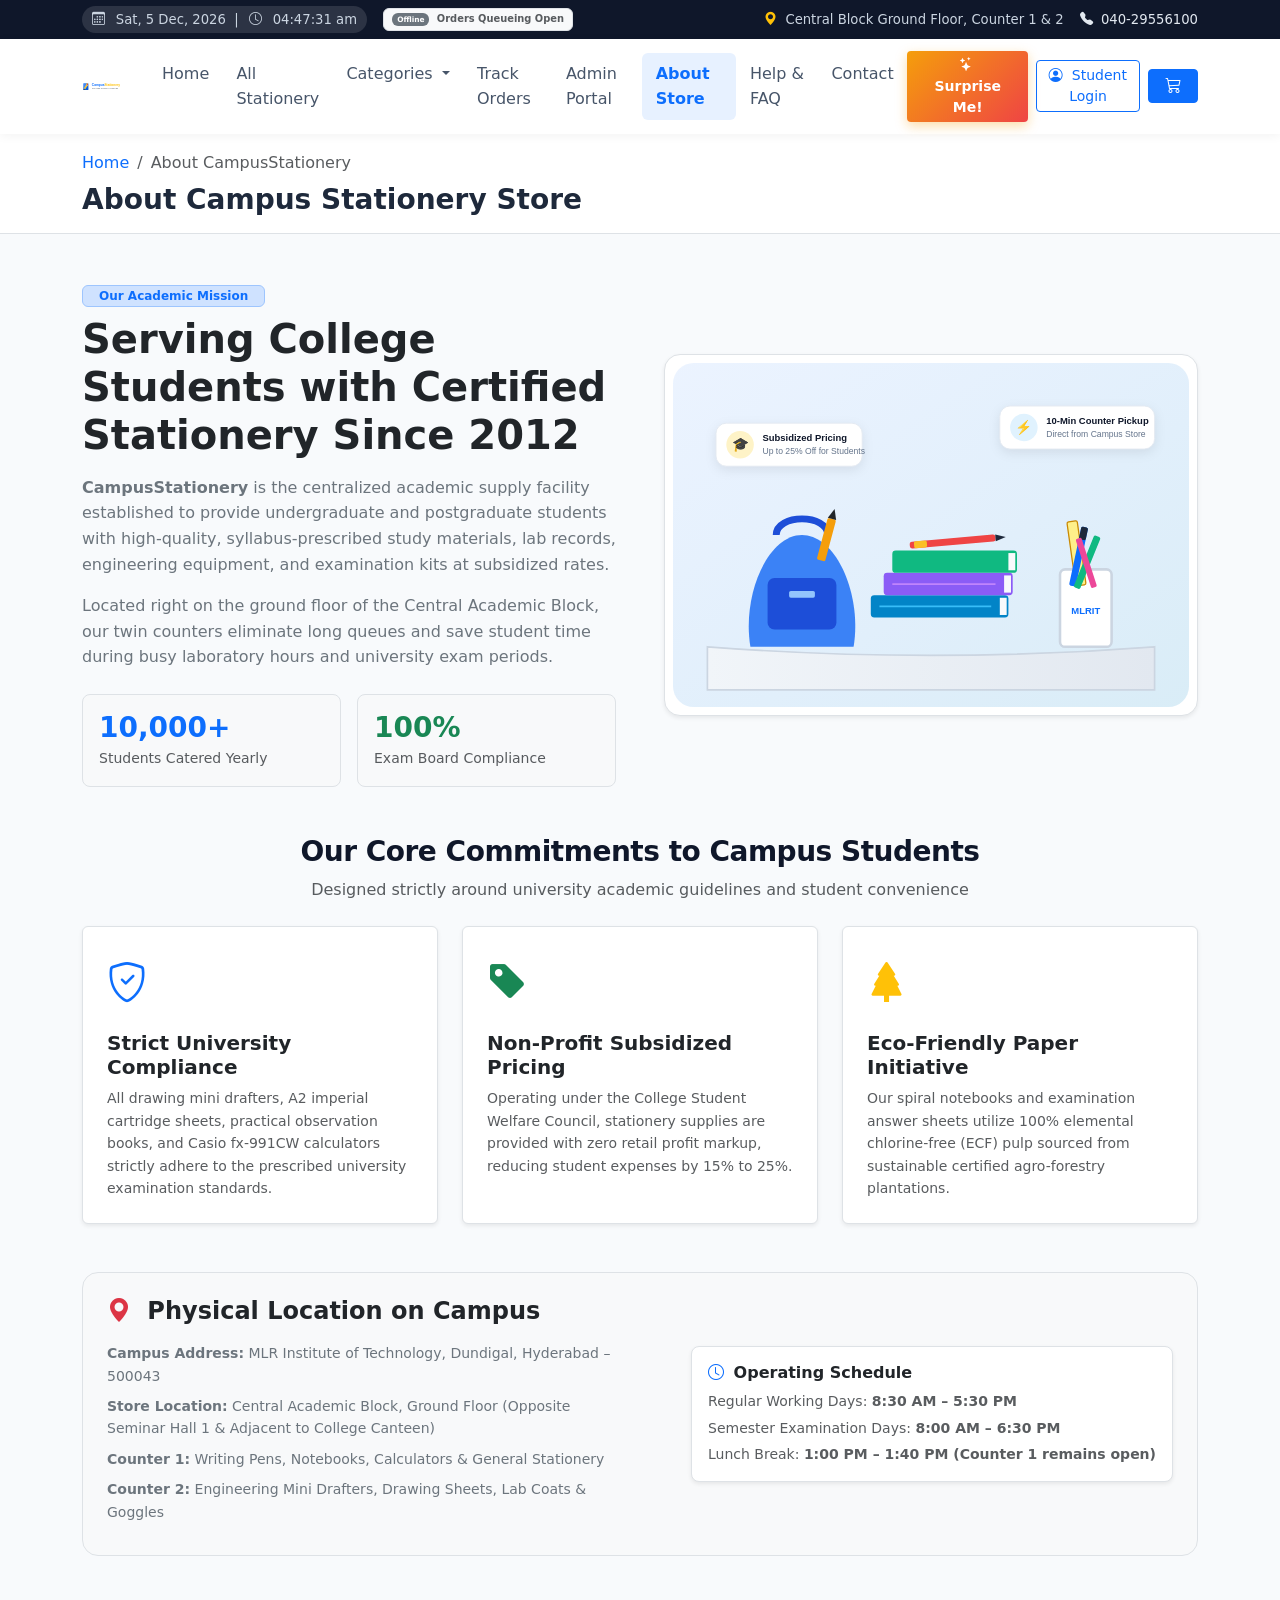
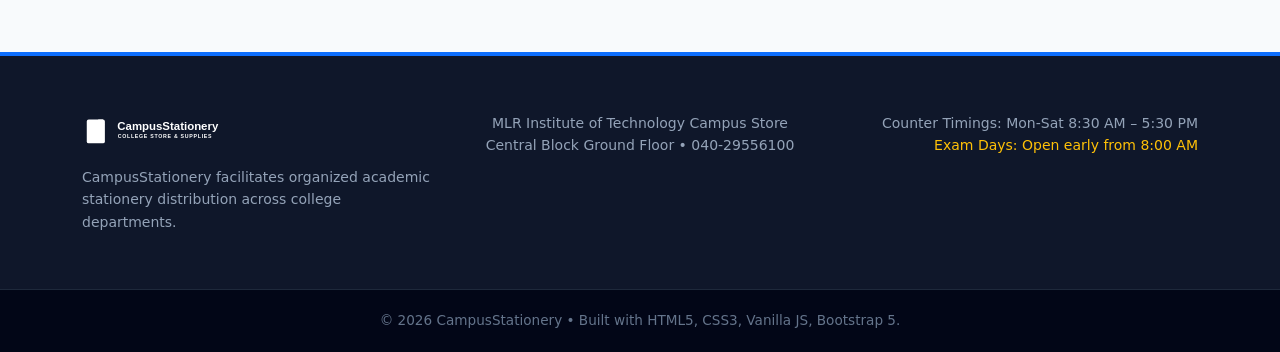
<file: campus-stationery/about.html>
<!DOCTYPE html>
<html lang="en">
<head>
  <meta charset="UTF-8">
  <meta name="viewport" content="width=device-width, initial-scale=1.0">
  <title>About Us - CampusStationery</title>
  <!-- Bootstrap 5 CSS CDN -->
  <link href="https://cdn.jsdelivr.net/npm/bootstrap@5.3.3/dist/css/bootstrap.min.css" rel="stylesheet">
  <!-- Bootstrap Icons CDN -->
  <link href="https://cdn.jsdelivr.net/npm/bootstrap-icons@1.11.3/font/bootstrap-icons.min.css" rel="stylesheet">
  <!-- Custom CSS -->
  <link rel="stylesheet" href="css/style.css">
</head>
<body>

  <!-- Top Utility Header Bar with Dynamic Date & Time -->
  <header class="top-bar">
    <div class="container d-flex flex-wrap justify-content-between align-items-center">
      <div class="d-flex align-items-center gap-3">
        <span class="live-clock-badge" id="liveClock">
          <i class="bi bi-clock"></i> Loading campus time...
        </span>
        <span id="storeStatusBadge" class="badge bg-success-subtle text-success border border-success-subtle py-1 px-2">
          <span class="pulse-indicator me-1"></span> Store Open
        </span>
      </div>
      <div class="d-flex align-items-center gap-3">
        <span><i class="bi bi-geo-alt-fill text-warning me-1"></i> Central Block Ground Floor, Counter 1 &amp; 2</span>
        <a href="tel:04029556100" class="d-none d-md-inline"><i class="bi bi-telephone-fill me-1"></i> 040-29556100</a>
      </div>
    </div>
  </header>

  <!-- Main Navigation Bar -->
  <nav class="navbar navbar-expand-lg navbar-campus sticky-top">
    <div class="container">
      <a class="navbar-brand" href="index.html">
        <img src="assets/images/logo.svg" alt="CampusStationery Logo" class="brand-icon">
      </a>
      
      <button class="navbar-toggler" type="button" data-bs-toggle="collapse" data-bs-target="#mainNavbar" aria-controls="mainNavbar" aria-expanded="false" aria-label="Toggle navigation">
        <span class="navbar-toggler-icon"></span>
      </button>

      <div class="collapse navbar-collapse" id="mainNavbar">
        <ul class="navbar-nav me-auto mb-2 mb-lg-0">
          <li class="nav-item"><a class="nav-link" href="index.html">Home</a></li>
          <li class="nav-item"><a class="nav-link" href="products.html">All Stationery</a></li>
          <li class="nav-item dropdown">
            <a class="nav-link dropdown-toggle" href="#" role="button" data-bs-toggle="dropdown" aria-expanded="false">
              Categories
            </a>
            <ul class="dropdown-menu shadow-sm">
              <li><a class="dropdown-item" href="products.html?category=Writing+materials">Writing Materials</a></li>
              <li><a class="dropdown-item" href="products.html?category=Notebooks+and+record+books">Notebooks &amp; Records</a></li>
              <li><a class="dropdown-item" href="products.html?category=Drawing+supplies">Drawing Supplies</a></li>
              <li><a class="dropdown-item" href="products.html?category=Laboratory+supplies">Laboratory Supplies</a></li>
              <li><a class="dropdown-item" href="products.html?category=Engineering+stationery">Engineering Tools</a></li>
              <li><a class="dropdown-item" href="products.html?category=Exam+essentials">Exam Essentials</a></li>
            </ul>
          </li>
          <li class="nav-item"><a class="nav-link" href="orders.html">Track Orders</a></li>
          <li class="nav-item"><a class="nav-link" href="admin.html">Admin Portal</a></li>
          <li class="nav-item"><a class="nav-link active" href="about.html">About Store</a></li>
          <li class="nav-item"><a class="nav-link" href="help.html">Help &amp; FAQ</a></li>
          <li class="nav-item"><a class="nav-link" href="contact.html">Contact</a></li>
        </ul>

        <div class="d-flex align-items-center gap-2">
          <button type="button" class="btn btn-surprise btn-sm btn-trigger-surprise px-3" title="Pick a random stationery item">
            <i class="bi bi-stars me-1"></i> Surprise Me!
          </button>
          <button type="button" class="btn btn-outline-primary btn-sm" id="navbarUserBtn" data-bs-toggle="modal" data-bs-target="#studentRegModal">
            <i class="bi bi-person-circle me-1"></i> Student Login
          </button>
          <a href="cart.html" class="btn btn-primary btn-sm position-relative px-3" aria-label="Shopping Cart">
            <i class="bi bi-cart3 fs-6"></i>
            <span class="position-absolute top-0 start-100 translate-middle badge rounded-pill bg-danger cart-count-badge" style="display:none;">0</span>
          </a>
        </div>
      </div>
    </div>
  </nav>

  <!-- Page Header Breadcrumb -->
  <div class="bg-white border-bottom py-3">
    <div class="container">
      <nav aria-label="breadcrumb">
        <ol class="breadcrumb mb-0 small">
          <li class="breadcrumb-item"><a href="index.html">Home</a></li>
          <li class="breadcrumb-item active" aria-current="page">About CampusStationery</li>
        </ol>
      </nav>
      <h1 class="h3 fw-bold mt-2 mb-0">About Campus Stationery Store</h1>
    </div>
  </div>

  <main class="py-5">
    <div class="container">
      
      <!-- Store Mission Section -->
      <section class="row align-items-center g-5 mb-5">
        <div class="col-lg-6">
          <span class="badge bg-primary-subtle text-primary border border-primary-subtle px-3 py-1 fw-semibold mb-2">Our Academic Mission</span>
          <h2 class="display-6 fw-bold mb-3 text-dark">Serving College Students with Certified Stationery Since 2012</h2>
          <p class="text-secondary leading-relaxed mb-3">
            <strong>CampusStationery</strong> is the centralized academic supply facility established to provide undergraduate and postgraduate students with high-quality, syllabus-prescribed study materials, lab records, engineering equipment, and examination kits at subsidized rates.
          </p>
          <p class="text-secondary leading-relaxed mb-4">
            Located right on the ground floor of the Central Academic Block, our twin counters eliminate long queues and save student time during busy laboratory hours and university exam periods.
          </p>

          <div class="row g-3">
            <div class="col-6">
              <div class="p-3 bg-light rounded-3 border">
                <div class="h3 fw-bold text-primary mb-0">10,000+</div>
                <small class="text-muted">Students Catered Yearly</small>
              </div>
            </div>
            <div class="col-6">
              <div class="p-3 bg-light rounded-3 border">
                <div class="h3 fw-bold text-success mb-0">100%</div>
                <small class="text-muted">Exam Board Compliance</small>
              </div>
            </div>
          </div>
        </div>

        <div class="col-lg-6 text-center">
          <img src="assets/images/hero-illustration.svg" alt="College Stationery Campus" class="img-fluid rounded-4 shadow-sm border p-2 bg-white" style="max-height: 380px;">
        </div>
      </section>

      <!-- Key Pillars -->
      <section class="mb-5">
        <div class="section-header text-center mb-4">
          <h2 class="h3 fw-bold">Our Core Commitments to Campus Students</h2>
          <p class="text-muted">Designed strictly around university academic guidelines and student convenience</p>
        </div>

        <div class="row g-4">
          <div class="col-md-4">
            <div class="card h-100 border p-4 shadow-sm">
              <div class="fs-1 text-primary mb-3"><i class="bi bi-shield-check"></i></div>
              <h5 class="fw-bold mb-2">Strict University Compliance</h5>
              <p class="text-muted small mb-0">
                All drawing mini drafters, A2 imperial cartridge sheets, practical observation books, and Casio fx-991CW calculators strictly adhere to the prescribed university examination standards.
              </p>
            </div>
          </div>
          <div class="col-md-4">
            <div class="card h-100 border p-4 shadow-sm">
              <div class="fs-1 text-success mb-3"><i class="bi bi-tag-fill"></i></div>
              <h5 class="fw-bold mb-2">Non-Profit Subsidized Pricing</h5>
              <p class="text-muted small mb-0">
                Operating under the College Student Welfare Council, stationery supplies are provided with zero retail profit markup, reducing student expenses by 15% to 25%.
              </p>
            </div>
          </div>
          <div class="col-md-4">
            <div class="card h-100 border p-4 shadow-sm">
              <div class="fs-1 text-warning mb-3"><i class="bi bi-tree-fill"></i></div>
              <h5 class="fw-bold mb-2">Eco-Friendly Paper Initiative</h5>
              <p class="text-muted small mb-0">
                Our spiral notebooks and examination answer sheets utilize 100% elemental chlorine-free (ECF) pulp sourced from sustainable certified agro-forestry plantations.
              </p>
            </div>
          </div>
        </div>
      </section>

      <!-- Campus Location & Physical Facilities -->
      <section class="p-4 rounded-4 bg-light border mb-5">
        <div class="row align-items-center g-4">
          <div class="col-md-6">
            <h4 class="fw-bold text-dark mb-3"><i class="bi bi-geo-alt-fill text-danger me-2"></i> Physical Location on Campus</h4>
            <ul class="list-unstyled text-secondary small mb-0">
              <li class="mb-2"><strong>Campus Address:</strong> MLR Institute of Technology, Dundigal, Hyderabad &ndash; 500043</li>
              <li class="mb-2"><strong>Store Location:</strong> Central Academic Block, Ground Floor (Opposite Seminar Hall 1 &amp; Adjacent to College Canteen)</li>
              <li class="mb-2"><strong>Counter 1:</strong> Writing Pens, Notebooks, Calculators &amp; General Stationery</li>
              <li class="mb-2"><strong>Counter 2:</strong> Engineering Mini Drafters, Drawing Sheets, Lab Coats &amp; Goggles</li>
            </ul>
          </div>
          <div class="col-md-6 text-md-end">
            <div class="p-3 bg-white rounded-3 border d-inline-block text-start shadow-sm">
              <h6 class="fw-bold text-dark mb-2"><i class="bi bi-clock me-1 text-primary"></i> Operating Schedule</h6>
              <div class="small text-muted mb-1">Regular Working Days: <strong>8:30 AM &ndash; 5:30 PM</strong></div>
              <div class="small text-muted mb-1">Semester Examination Days: <strong>8:00 AM &ndash; 6:30 PM</strong></div>
              <div class="small text-muted">Lunch Break: <strong>1:00 PM &ndash; 1:40 PM (Counter 1 remains open)</strong></div>
            </div>
          </div>
        </div>
      </section>

    </div>
  </main>

  <!-- Footer -->
  <footer class="footer-campus">
    <div class="container">
      <div class="row g-4">
        <div class="col-lg-4">
          <img src="assets/images/logo.svg" alt="CampusStationery" style="height: 38px; filter: brightness(0) invert(1);" class="mb-3">
          <p class="small text-slate-400">CampusStationery facilitates organized academic stationery distribution across college departments.</p>
        </div>
        <div class="col-lg-4 text-center">
          <div class="small text-slate-400">
            <div>MLR Institute of Technology Campus Store</div>
            <div>Central Block Ground Floor &bull; 040-29556100</div>
          </div>
        </div>
        <div class="col-lg-4 text-lg-end">
          <div class="small text-slate-400">
            <div>Counter Timings: Mon-Sat 8:30 AM &ndash; 5:30 PM</div>
            <div class="text-warning">Exam Days: Open early from 8:00 AM</div>
          </div>
        </div>
      </div>
    </div>
    <div class="footer-bottom">
      <div class="container text-center">
        &copy; 2026 CampusStationery &bull; Built with HTML5, CSS3, Vanilla JS, Bootstrap 5.
      </div>
    </div>
  </footer>

  <!-- Common Modals -->
  <div class="modal fade" id="studentRegModal" tabindex="-1" aria-hidden="true">
    <div class="modal-dialog modal-dialog-centered">
      <div class="modal-content">
        <div class="modal-header bg-primary text-white">
          <h5 class="modal-title">Student Registration</h5>
          <button type="button" class="btn-close btn-close-white" data-bs-dismiss="modal"></button>
        </div>
        <form id="studentRegForm">
          <div class="modal-body">
            <div class="mb-3"><label class="form-label fw-semibold">Name</label><input type="text" class="form-control" id="regName" required></div>
            <div class="mb-3"><label class="form-label fw-semibold">Email</label><input type="email" class="form-control" id="regEmail" required></div>
            <div class="mb-3"><label class="form-label fw-semibold">Mobile</label><input type="tel" class="form-control" id="regPhone" maxlength="10" required></div>
            <div class="mb-3"><label class="form-label fw-semibold">Password</label><input type="password" class="form-control" id="regPassword" required></div>
            <div class="mb-3"><label class="form-label fw-semibold">Department</label><select class="form-select" id="regDepartment" required><option value="CSE">CSE</option><option value="ECE">ECE</option><option value="IT">IT</option></select></div>
          </div>
          <div class="modal-footer"><button type="submit" class="btn btn-primary">Save Profile</button></div>
        </form>
      </div>
    </div>
  </div>

  <div class="toast-container-campus" id="toastContainer"></div>

  <!-- Scripts -->
  <script src="https://cdn.jsdelivr.net/npm/bootstrap@5.3.3/dist/js/bootstrap.bundle.min.js"></script>
  <script src="js/utilities.js"></script>
  <script src="js/validation.js"></script>
  <script src="js/products.js"></script>
  <script src="js/cart.js"></script>
  <script src="js/checkout.js"></script>
  <script src="js/admin.js"></script>
  <script src="js/app.js"></script>
</body>
</html>
</file>
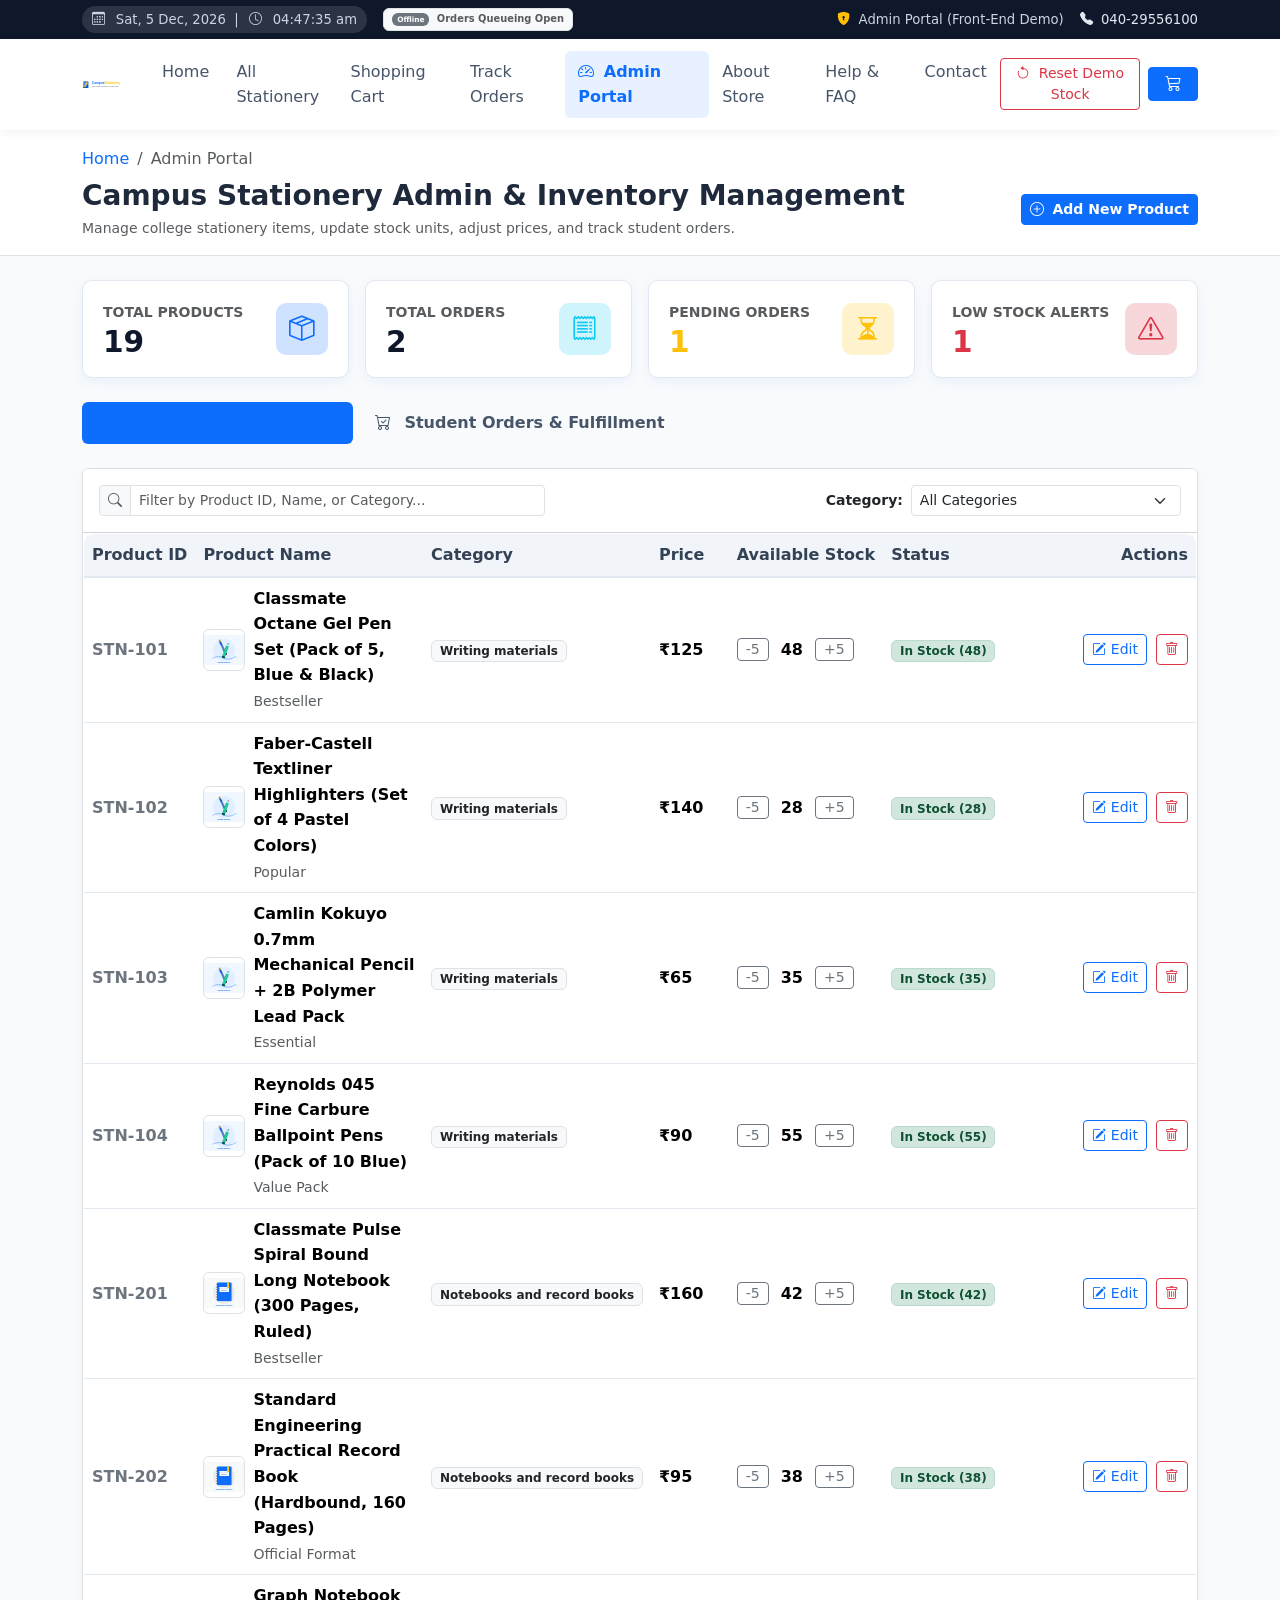
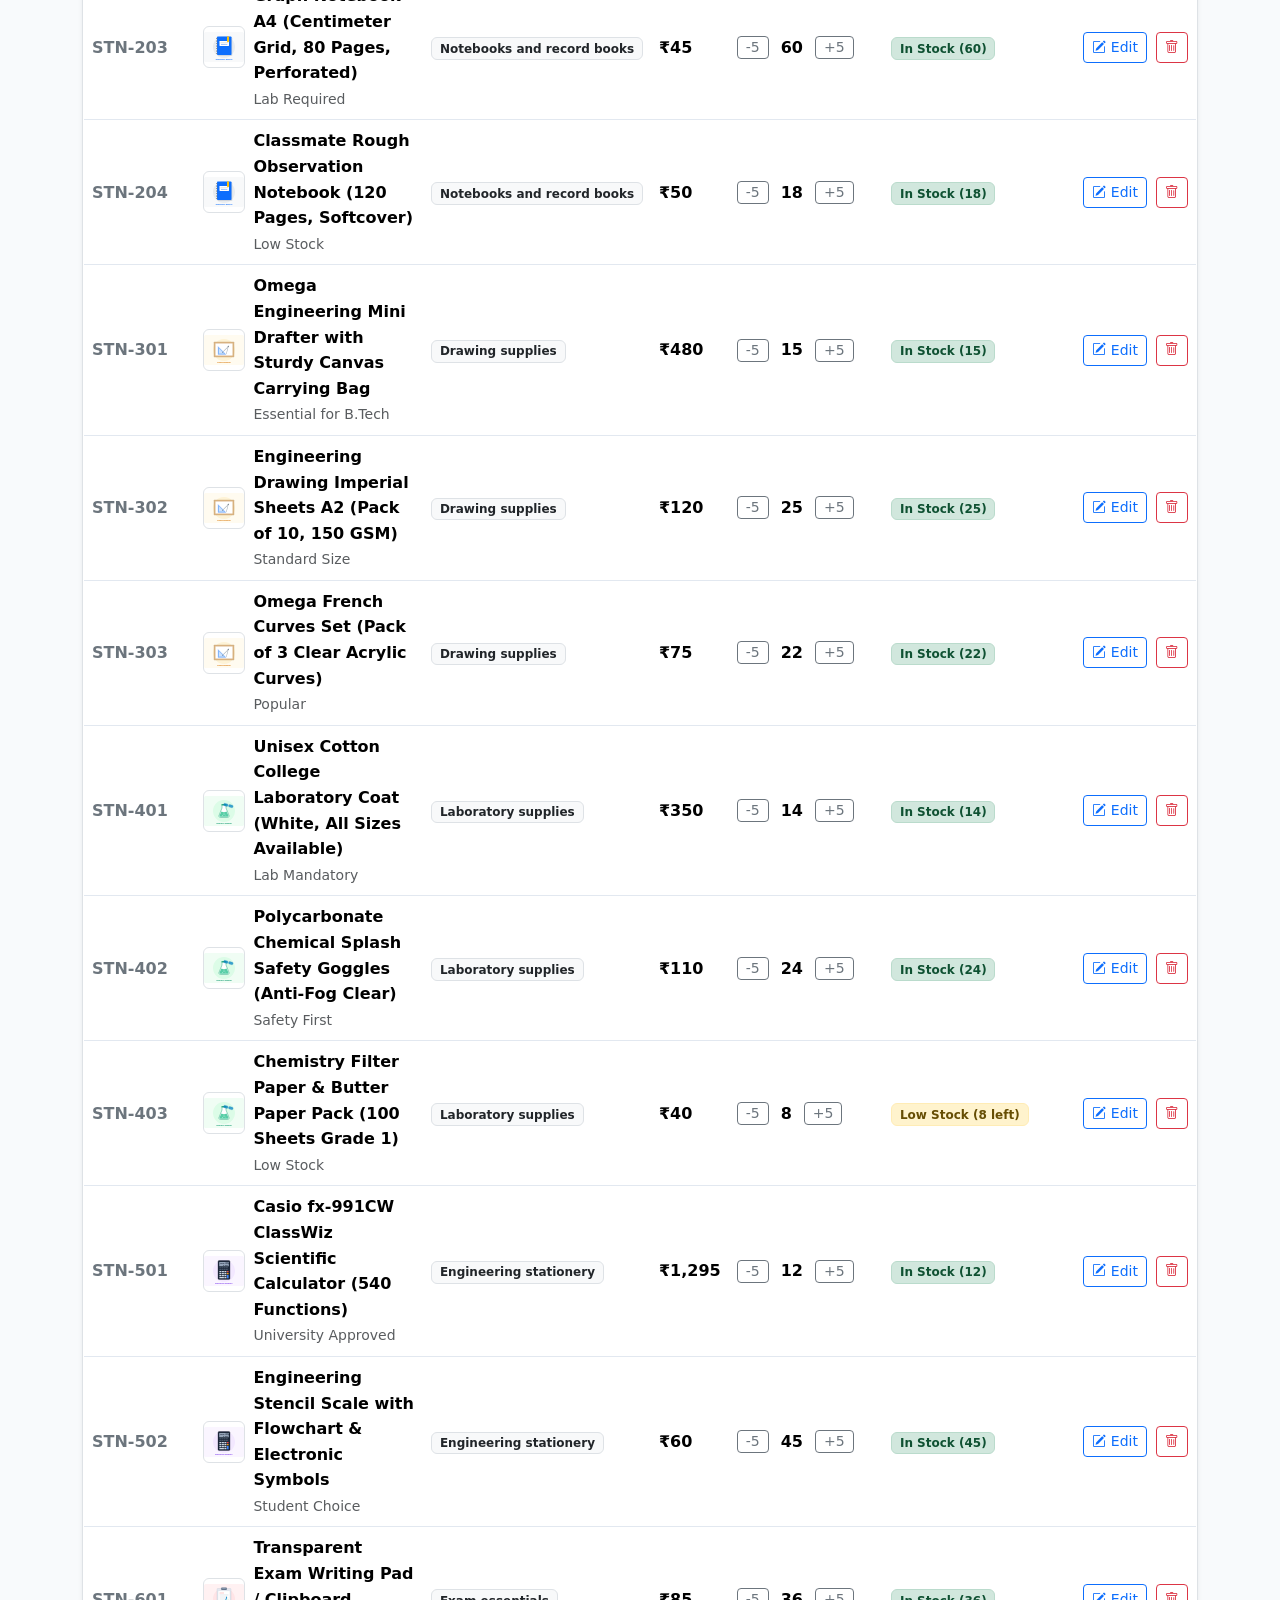
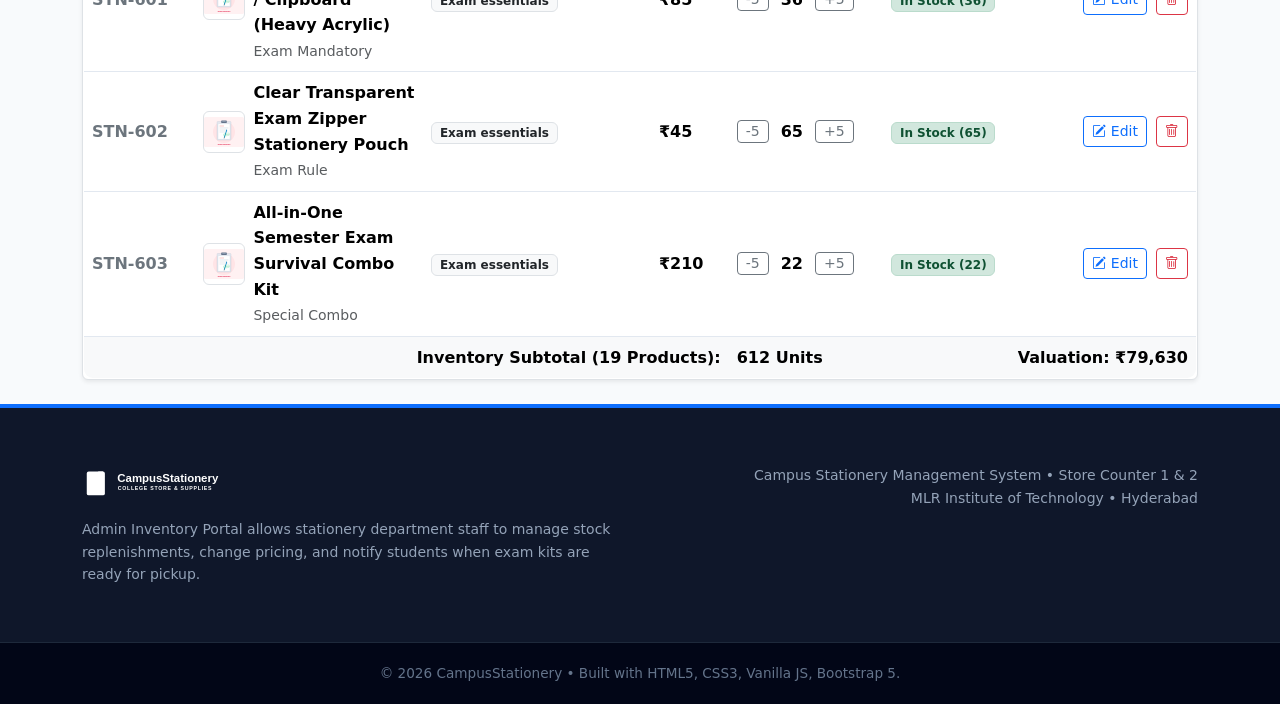
<file: campus-stationery/admin.html>
<!DOCTYPE html>
<html lang="en">
<head>
  <meta charset="UTF-8">
  <meta name="viewport" content="width=device-width, initial-scale=1.0">
  <title>Admin Dashboard &amp; Inventory - CampusStationery</title>
  <!-- Bootstrap 5 CSS CDN -->
  <link href="https://cdn.jsdelivr.net/npm/bootstrap@5.3.3/dist/css/bootstrap.min.css" rel="stylesheet">
  <!-- Bootstrap Icons CDN -->
  <link href="https://cdn.jsdelivr.net/npm/bootstrap-icons@1.11.3/font/bootstrap-icons.min.css" rel="stylesheet">
  <!-- Custom CSS -->
  <link rel="stylesheet" href="css/style.css">
</head>
<body>

  <!-- Top Utility Header Bar with Dynamic Date & Time -->
  <header class="top-bar">
    <div class="container d-flex flex-wrap justify-content-between align-items-center">
      <div class="d-flex align-items-center gap-3">
        <span class="live-clock-badge" id="liveClock">
          <i class="bi bi-clock"></i> Loading campus time...
        </span>
        <span id="storeStatusBadge" class="badge bg-success-subtle text-success border border-success-subtle py-1 px-2">
          <span class="pulse-indicator me-1"></span> Store Open
        </span>
      </div>
      <div class="d-flex align-items-center gap-3">
        <span><i class="bi bi-shield-lock-fill text-warning me-1"></i> Admin Portal (Front-End Demo)</span>
        <a href="tel:04029556100" class="d-none d-md-inline"><i class="bi bi-telephone-fill me-1"></i> 040-29556100</a>
      </div>
    </div>
  </header>

  <!-- Main Navigation Bar -->
  <nav class="navbar navbar-expand-lg navbar-campus sticky-top">
    <div class="container">
      <a class="navbar-brand" href="index.html">
        <img src="assets/images/logo.svg" alt="CampusStationery Logo" class="brand-icon">
      </a>
      
      <button class="navbar-toggler" type="button" data-bs-toggle="collapse" data-bs-target="#mainNavbar" aria-controls="mainNavbar" aria-expanded="false" aria-label="Toggle navigation">
        <span class="navbar-toggler-icon"></span>
      </button>

      <div class="collapse navbar-collapse" id="mainNavbar">
        <ul class="navbar-nav me-auto mb-2 mb-lg-0">
          <li class="nav-item"><a class="nav-link" href="index.html">Home</a></li>
          <li class="nav-item"><a class="nav-link" href="products.html">All Stationery</a></li>
          <li class="nav-item"><a class="nav-link" href="cart.html">Shopping Cart</a></li>
          <li class="nav-item"><a class="nav-link" href="orders.html">Track Orders</a></li>
          <li class="nav-item"><a class="nav-link active" href="admin.html"><i class="bi bi-speedometer2 me-1"></i> Admin Portal</a></li>
          <li class="nav-item"><a class="nav-link" href="about.html">About Store</a></li>
          <li class="nav-item"><a class="nav-link" href="help.html">Help &amp; FAQ</a></li>
          <li class="nav-item"><a class="nav-link" href="contact.html">Contact</a></li>
        </ul>

        <div class="d-flex align-items-center gap-2">
          <button type="button" class="btn btn-outline-danger btn-sm" id="resetCatalogBtn" title="Reset products to initial seed">
            <i class="bi bi-arrow-counterclockwise me-1"></i> Reset Demo Stock
          </button>
          <a href="cart.html" class="btn btn-primary btn-sm position-relative px-3" aria-label="Shopping Cart">
            <i class="bi bi-cart3 fs-6"></i>
            <span class="position-absolute top-0 start-100 translate-middle badge rounded-pill bg-danger cart-count-badge" style="display:none;">0</span>
          </a>
        </div>
      </div>
    </div>
  </nav>

  <!-- Page Header Breadcrumb -->
  <div class="bg-white border-bottom py-3">
    <div class="container">
      <nav aria-label="breadcrumb">
        <ol class="breadcrumb mb-0 small">
          <li class="breadcrumb-item"><a href="index.html">Home</a></li>
          <li class="breadcrumb-item active" aria-current="page">Admin Portal</li>
        </ol>
      </nav>
      <div class="d-flex flex-wrap justify-content-between align-items-center mt-2">
        <div>
          <h1 class="h3 fw-bold mb-1">Campus Stationery Admin &amp; Inventory Management</h1>
          <p class="text-muted small mb-0">Manage college stationery items, update stock units, adjust prices, and track student orders.</p>
        </div>
        <div class="mt-2 mt-md-0">
          <button type="button" class="btn btn-primary btn-sm fw-semibold" id="adminAddNewProdBtn">
            <i class="bi bi-plus-circle me-1"></i> Add New Product
          </button>
        </div>
      </div>
    </div>
  </div>

  <main class="py-4">
    <div class="container">

      <!-- Admin KPI Statistics Cards Row -->
      <section class="row g-3 mb-4">
        <!-- 1: Total Products -->
        <div class="col-6 col-lg-3">
          <div class="admin-stat-card">
            <div>
              <div class="text-muted small text-uppercase fw-semibold mb-1">Total Products</div>
              <div class="admin-stat-number" id="statTotalProducts">0</div>
            </div>
            <div class="admin-stat-icon bg-primary-subtle text-primary">
              <i class="bi bi-box-seam"></i>
            </div>
          </div>
        </div>

        <!-- 2: Total Orders -->
        <div class="col-6 col-lg-3">
          <div class="admin-stat-card">
            <div>
              <div class="text-muted small text-uppercase fw-semibold mb-1">Total Orders</div>
              <div class="admin-stat-number" id="statTotalOrders">0</div>
            </div>
            <div class="admin-stat-icon bg-info-subtle text-info">
              <i class="bi bi-receipt"></i>
            </div>
          </div>
        </div>

        <!-- 3: Pending Orders -->
        <div class="col-6 col-lg-3">
          <div class="admin-stat-card">
            <div>
              <div class="text-muted small text-uppercase fw-semibold mb-1">Pending Orders</div>
              <div class="admin-stat-number text-warning" id="statPendingOrders">0</div>
            </div>
            <div class="admin-stat-icon bg-warning-subtle text-warning">
              <i class="bi bi-hourglass-split"></i>
            </div>
          </div>
        </div>

        <!-- 4: Low Stock Items -->
        <div class="col-6 col-lg-3">
          <div class="admin-stat-card">
            <div>
              <div class="text-muted small text-uppercase fw-semibold mb-1">Low Stock Alerts</div>
              <div class="admin-stat-number text-danger" id="statLowStock">0</div>
            </div>
            <div class="admin-stat-icon bg-danger-subtle text-danger">
              <i class="bi bi-exclamation-triangle"></i>
            </div>
          </div>
        </div>
      </section>

      <!-- Nav Tabs: 1. Inventory, 2. Orders -->
      <ul class="nav nav-pills mb-4 gap-2" id="adminTabs" role="tablist">
        <li class="nav-item" role="presentation">
          <button class="nav-link active px-4 fw-semibold" id="inventory-tab" data-bs-toggle="pill" data-bs-target="#tab-inventory" type="button" role="tab" aria-controls="tab-inventory" aria-selected="true">
            <i class="bi bi-table me-2"></i> Inventory Catalog Table
          </button>
        </li>
        <li class="nav-item" role="presentation">
          <button class="nav-link px-4 fw-semibold" id="orders-tab" data-bs-toggle="pill" data-bs-target="#tab-orders" type="button" role="tab" aria-controls="tab-orders" aria-selected="false">
            <i class="bi bi-cart-check me-2"></i> Student Orders &amp; Fulfillment
          </button>
        </li>
      </ul>

      <div class="tab-content" id="adminTabsContent">
        
        <!-- ================= TAB 1: INVENTORY MANAGEMENT ================= -->
        <div class="tab-pane fade show active" id="tab-inventory" role="tabpanel" aria-labelledby="inventory-tab">
          
          <div class="card border shadow-sm">
            <!-- Filter & Search Toolbar -->
            <div class="card-header bg-white py-3">
              <div class="row g-2 align-items-center justify-content-between">
                <div class="col-md-5">
                  <div class="input-group input-group-sm">
                    <span class="input-group-text bg-light"><i class="bi bi-search text-muted"></i></span>
                    <input type="text" class="form-control" id="adminSearchInput" placeholder="Filter by Product ID, Name, or Category...">
                  </div>
                </div>
                <div class="col-md-4">
                  <div class="d-flex align-items-center gap-2">
                    <label for="adminCategoryFilter" class="form-label small mb-0 text-nowrap fw-semibold">Category:</label>
                    <select class="form-select form-select-sm" id="adminCategoryFilter">
                      <option value="all" selected>All Categories</option>
                      <option value="Writing materials">Writing materials</option>
                      <option value="Notebooks and record books">Notebooks and record books</option>
                      <option value="Drawing supplies">Drawing supplies</option>
                      <option value="Laboratory supplies">Laboratory supplies</option>
                      <option value="Engineering stationery">Engineering stationery</option>
                      <option value="Exam essentials">Exam essentials</option>
                    </select>
                  </div>
                </div>
              </div>
            </div>

            <!-- Product Inventory Table -->
            <div class="table-responsive">
              <table class="table table-hover table-campus align-middle mb-0">
                <thead class="table-light">
                  <tr>
                    <th scope="col" style="width: 100px;">Product ID</th>
                    <th scope="col">Product Name</th>
                    <th scope="col">Category</th>
                    <th scope="col">Price</th>
                    <th scope="col">Available Stock</th>
                    <th scope="col">Status</th>
                    <th scope="col" class="text-end" style="width: 160px;">Actions</th>
                  </tr>
                </thead>
                <tbody id="adminInventoryTbody">
                  <!-- Injected via admin.js -->
                </tbody>
                <tfoot id="adminTableFooter">
                  <!-- Merged cell summary row injected via admin.js -->
                </tfoot>
              </table>
            </div>

          </div>

        </div>

        <!-- ================= TAB 2: STUDENT ORDERS MANAGEMENT ================= -->
        <div class="tab-pane fade" id="tab-orders" role="tabpanel" aria-labelledby="orders-tab">
          
          <div class="card border shadow-sm">
            <div class="card-header bg-white py-3 d-flex flex-wrap justify-content-between align-items-center gap-2">
              <h5 class="fw-bold mb-0 fs-6"><i class="bi bi-truck me-2"></i> Customer Orders Fulfillment</h5>
              <div class="d-flex align-items-center gap-2">
                <label for="adminOrderStatusFilter" class="small mb-0 text-muted fw-semibold">Filter Status:</label>
                <select class="form-select form-select-sm" id="adminOrderStatusFilter" style="width: auto;">
                  <option value="all">All Orders</option>
                  <option value="Order Placed">Order Placed</option>
                  <option value="Packed at Counter">Packed at Counter</option>
                  <option value="Ready for Pickup">Ready for Pickup</option>
                  <option value="Completed">Completed</option>
                  <option value="Cancelled">Cancelled</option>
                </select>
              </div>
            </div>

            <div class="table-responsive">
              <table class="table table-hover table-campus align-middle mb-0">
                <thead class="table-light">
                  <tr>
                    <th scope="col">Order ID</th>
                    <th scope="col">Student Info</th>
                    <th scope="col">Date</th>
                    <th scope="col">Total</th>
                    <th scope="col">Counter Location</th>
                    <th scope="col">Update Order Status</th>
                    <th scope="col" class="text-end">Actions</th>
                  </tr>
                </thead>
                <tbody id="adminOrdersTbody">
                  <!-- Injected via admin.js -->
                </tbody>
              </table>
            </div>

          </div>

        </div>

      </div>

    </div>
  </main>

  <!-- Footer -->
  <footer class="footer-campus">
    <div class="container">
      <div class="row g-4">
        <div class="col-lg-6">
          <img src="assets/images/logo.svg" alt="CampusStationery" style="height: 38px; filter: brightness(0) invert(1);" class="mb-3">
          <p class="small text-slate-400">
            Admin Inventory Portal allows stationery department staff to manage stock replenishments, change pricing, and notify students when exam kits are ready for pickup.
          </p>
        </div>
        <div class="col-lg-6 text-lg-end">
          <div class="small text-slate-400">
            <div>Campus Stationery Management System &bull; Store Counter 1 &amp; 2</div>
            <div>MLR Institute of Technology &bull; Hyderabad</div>
          </div>
        </div>
      </div>
    </div>
    <div class="footer-bottom">
      <div class="container text-center">
        &copy; 2026 CampusStationery &bull; Built with HTML5, CSS3, Vanilla JS, Bootstrap 5.
      </div>
    </div>
  </footer>

  <!-- ==================== ADMIN MODALS ==================== -->

  <!-- 1. Add / Edit Product Modal -->
  <div class="modal fade" id="adminProductModal" tabindex="-1" aria-labelledby="modalProductFormTitle" aria-hidden="true">
    <div class="modal-dialog modal-lg modal-dialog-centered">
      <div class="modal-content">
        <div class="modal-header bg-primary text-white">
          <h5 class="modal-title" id="modalProductFormTitle">Add New Stationery Product</h5>
          <button type="button" class="btn-close btn-close-white" data-bs-dismiss="modal" aria-label="Close"></button>
        </div>
        <form id="adminProductForm" novalidate>
          <input type="hidden" id="isEditMode" value="false">
          <div class="modal-body">
            
            <div class="row g-3 mb-3">
              <div class="col-md-4">
                <label for="prodId" class="form-label fw-semibold small">Product ID <span class="text-danger">*</span></label>
                <input type="text" class="form-control" id="prodId" placeholder="e.g. STN-105" required>
              </div>
              <div class="col-md-8">
                <label for="prodName" class="form-label fw-semibold small">Product Name <span class="text-danger">*</span></label>
                <input type="text" class="form-control" id="prodName" placeholder="e.g. Camlin 30cm Acrylic Ruler" required>
              </div>
            </div>

            <div class="row g-3 mb-3">
              <div class="col-md-4">
                <label for="prodCategory" class="form-label fw-semibold small">Category <span class="text-danger">*</span></label>
                <select class="form-select" id="prodCategory" required>
                  <option value="">Select Category...</option>
                  <option value="Writing materials">Writing materials</option>
                  <option value="Notebooks and record books">Notebooks and record books</option>
                  <option value="Drawing supplies">Drawing supplies</option>
                  <option value="Laboratory supplies">Laboratory supplies</option>
                  <option value="Engineering stationery">Engineering stationery</option>
                  <option value="Exam essentials">Exam essentials</option>
                </select>
              </div>
              <div class="col-md-4">
                <label for="prodPrice" class="form-label fw-semibold small">Selling Price (&#8377;) <span class="text-danger">*</span></label>
                <input type="number" class="form-control" id="prodPrice" min="1" step="1" placeholder="e.g. 75" required>
              </div>
              <div class="col-md-4">
                <label for="prodOriginalPrice" class="form-label fw-semibold small">Original / MRP (&#8377;)</label>
                <input type="number" class="form-control" id="prodOriginalPrice" min="1" step="1" placeholder="e.g. 90">
              </div>
            </div>

            <div class="row g-3 mb-3">
              <div class="col-md-4">
                <label for="prodStock" class="form-label fw-semibold small">Stock Quantity <span class="text-danger">*</span></label>
                <input type="number" class="form-control" id="prodStock" min="0" step="1" placeholder="e.g. 25" required>
              </div>
              <div class="col-md-4">
                <label for="prodBadge" class="form-label fw-semibold small">Highlight Badge (Optional)</label>
                <input type="text" class="form-control" id="prodBadge" placeholder="e.g. Bestseller, Lab Mandatory">
              </div>
              <div class="col-md-4">
                <label for="prodImageUrl" class="form-label fw-semibold small">Image URL / Asset</label>
                <input type="url" class="form-control" id="prodImageUrl" placeholder="https://... or assets/images/...">
              </div>
            </div>

            <div class="mb-3">
              <label for="prodDesc" class="form-label fw-semibold small">Product Description <span class="text-danger">*</span></label>
              <textarea class="form-control" id="prodDesc" rows="3" placeholder="Enter detailed product description and usage in labs/exams..." required></textarea>
            </div>

          </div>
          <div class="modal-footer">
            <button type="button" class="btn btn-outline-secondary" data-bs-dismiss="modal">Cancel</button>
            <button type="submit" class="btn btn-primary fw-semibold" id="saveProductBtn">Save Product</button>
          </div>
        </form>
      </div>
    </div>
  </div>

  <!-- 2. Delete Confirmation Modal -->
  <div class="modal fade" id="deleteConfirmModal" tabindex="-1" aria-labelledby="deleteConfirmTitle" aria-hidden="true">
    <div class="modal-dialog modal-dialog-centered">
      <div class="modal-content">
        <div class="modal-header bg-danger text-white">
          <h5 class="modal-title" id="deleteConfirmTitle"><i class="bi bi-exclamation-triangle-fill me-2"></i> Confirm Product Deletion</h5>
          <button type="button" class="btn-close btn-close-white" data-bs-dismiss="modal" aria-label="Close"></button>
        </div>
        <div class="modal-body p-4 text-center">
          <i class="bi bi-trash3 display-4 text-danger d-block mb-3"></i>
          <h5 class="fw-bold mb-2">Are you sure you want to delete this product?</h5>
          <p class="text-muted mb-0">
            You are about to delete <strong id="deleteProdName">Product Name</strong> (<span id="deleteProdId" class="text-secondary fw-semibold">ID</span>) from the active college inventory.
          </p>
        </div>
        <div class="modal-footer justify-content-center">
          <button type="button" class="btn btn-outline-secondary px-4" data-bs-dismiss="modal">Cancel</button>
          <button type="button" class="btn btn-danger px-4 fw-bold" id="confirmDeleteBtn">Delete Product</button>
        </div>
      </div>
    </div>
  </div>

  <!-- 3. Admin Order Details Modal -->
  <div class="modal fade" id="adminOrderDetailsModal" tabindex="-1" aria-labelledby="adminOrderDetailsLabel" aria-hidden="true">
    <div class="modal-dialog modal-lg modal-dialog-centered">
      <div class="modal-content">
        <div class="modal-header">
          <h5 class="modal-title fw-bold" id="adminOrderDetailsLabel">
            <i class="bi bi-receipt me-2"></i> Order Details (<span id="adminModalOrderId">Order ID</span>)
          </h5>
          <button type="button" class="btn-close" data-bs-dismiss="modal" aria-label="Close"></button>
        </div>
        <div class="modal-body p-4">
          <div class="row g-3 mb-3 p-3 bg-light rounded-3 border">
            <div class="col-sm-6">
              <small class="text-muted d-block">Customer Student Profile</small>
              <div id="adminModalCustomerInfo" class="small">Info</div>
            </div>
            <div class="col-sm-6">
              <small class="text-muted d-block">Order Placed Time</small>
              <div id="adminModalOrderDate" class="fw-semibold small mb-2">Date</div>
              <small class="text-muted d-block">Collection Counter</small>
              <div id="adminModalPickupPoint" class="fw-bold text-danger small">Counter</div>
              <small class="text-muted d-block mt-1">Payment Method</small>
              <div id="adminModalPayment" class="small text-muted">Method</div>
            </div>
          </div>

          <h6 class="fw-bold mb-2">Itemized Products</h6>
          <div class="table-responsive">
            <table class="table table-bordered table-sm align-middle">
              <thead class="table-light">
                <tr>
                  <th>Product</th>
                  <th class="text-center">Qty</th>
                  <th class="text-end">Unit Price</th>
                  <th class="text-end">Subtotal</th>
                </tr>
              </thead>
              <tbody id="adminModalOrderItemsBody"></tbody>
              <tfoot>
                <tr class="fw-bold table-light">
                  <td colspan="3" class="text-end">Grand Total:</td>
                  <td class="text-end text-primary" id="adminModalOrderTotal">&#8377;0</td>
                </tr>
              </tfoot>
            </table>
          </div>
        </div>
        <div class="modal-footer">
          <button type="button" class="btn btn-outline-secondary" data-bs-dismiss="modal">Close</button>
        </div>
      </div>
    </div>
  </div>

  <div class="toast-container-campus" id="toastContainer"></div>

  <!-- Scripts -->
  <script src="https://cdn.jsdelivr.net/npm/bootstrap@5.3.3/dist/js/bootstrap.bundle.min.js"></script>
  <script src="js/utilities.js"></script>
  <script src="js/validation.js"></script>
  <script src="js/products.js"></script>
  <script src="js/cart.js"></script>
  <script src="js/checkout.js"></script>
  <script src="js/admin.js"></script>
  <script src="js/app.js"></script>

  <script>
    document.addEventListener('DOMContentLoaded', () => {
      initAdminDashboard();
    });
  </script>
</body>
</html>
</file>
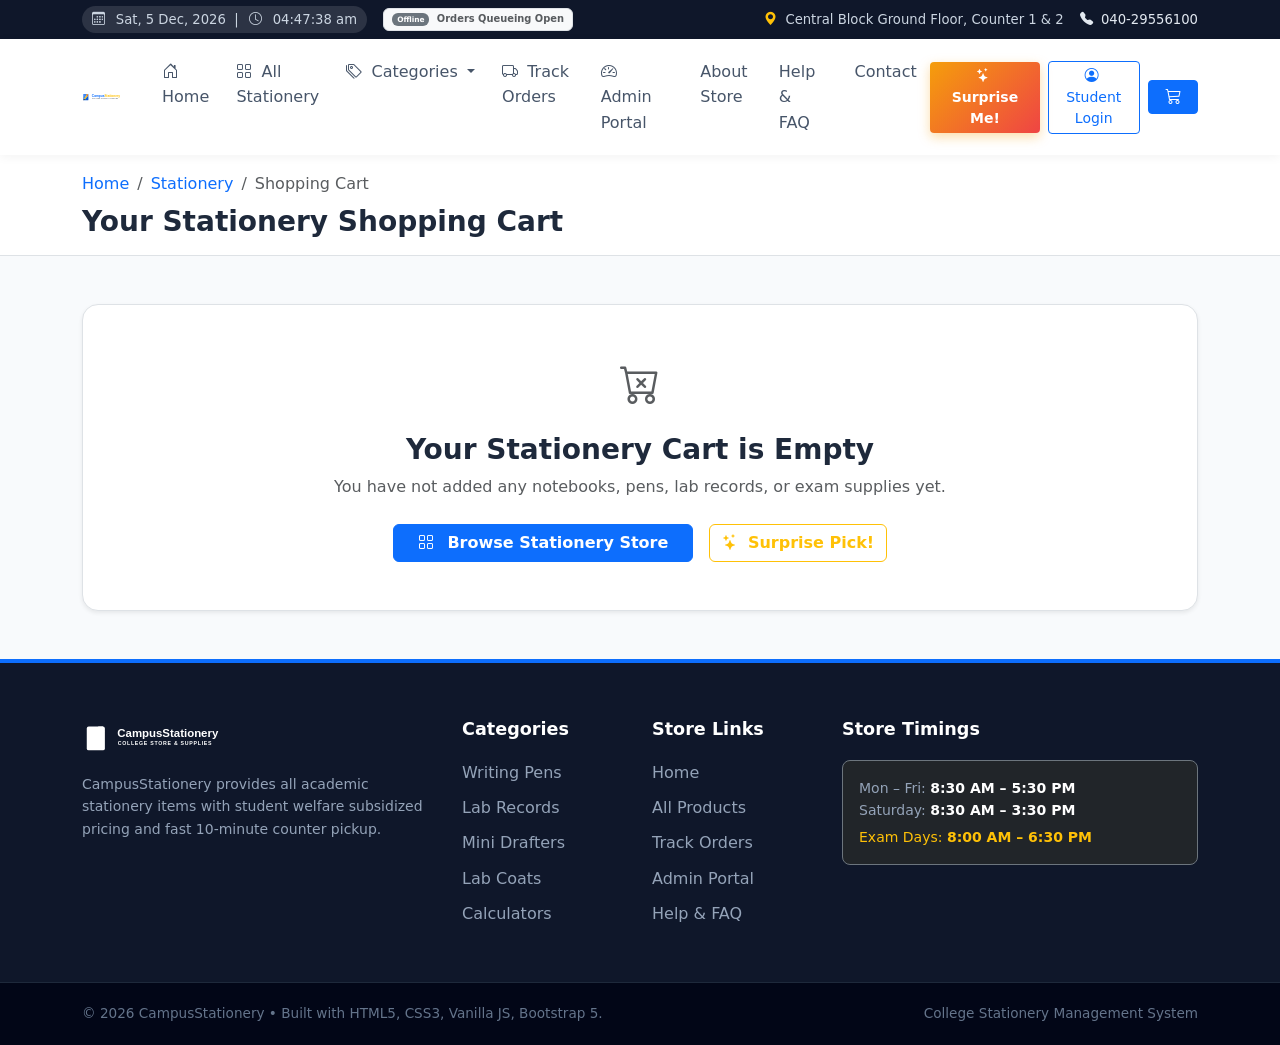
<file: campus-stationery/cart.html>
<!DOCTYPE html>
<html lang="en">
<head>
  <meta charset="UTF-8">
  <meta name="viewport" content="width=device-width, initial-scale=1.0">
  <title>Shopping Cart - CampusStationery</title>
  <!-- Bootstrap 5 CSS CDN -->
  <link href="https://cdn.jsdelivr.net/npm/bootstrap@5.3.3/dist/css/bootstrap.min.css" rel="stylesheet">
  <!-- Bootstrap Icons CDN -->
  <link href="https://cdn.jsdelivr.net/npm/bootstrap-icons@1.11.3/font/bootstrap-icons.min.css" rel="stylesheet">
  <!-- Custom CSS -->
  <link rel="stylesheet" href="css/style.css">
</head>
<body>

  <!-- Top Utility Header Bar with Dynamic Date & Time -->
  <header class="top-bar">
    <div class="container d-flex flex-wrap justify-content-between align-items-center">
      <div class="d-flex align-items-center gap-3">
        <span class="live-clock-badge" id="liveClock">
          <i class="bi bi-clock"></i> Loading campus time...
        </span>
        <span id="storeStatusBadge" class="badge bg-success-subtle text-success border border-success-subtle py-1 px-2">
          <span class="pulse-indicator me-1"></span> Store Open
        </span>
      </div>
      <div class="d-flex align-items-center gap-3">
        <span><i class="bi bi-geo-alt-fill text-warning me-1"></i> Central Block Ground Floor, Counter 1 &amp; 2</span>
        <a href="tel:04029556100" class="d-none d-md-inline"><i class="bi bi-telephone-fill me-1"></i> 040-29556100</a>
      </div>
    </div>
  </header>

  <!-- Main Navigation Bar -->
  <nav class="navbar navbar-expand-lg navbar-campus sticky-top">
    <div class="container">
      <a class="navbar-brand" href="index.html">
        <img src="assets/images/logo.svg" alt="CampusStationery Logo" class="brand-icon">
      </a>
      
      <button class="navbar-toggler" type="button" data-bs-toggle="collapse" data-bs-target="#mainNavbar" aria-controls="mainNavbar" aria-expanded="false" aria-label="Toggle navigation">
        <span class="navbar-toggler-icon"></span>
      </button>

      <div class="collapse navbar-collapse" id="mainNavbar">
        <ul class="navbar-nav me-auto mb-2 mb-lg-0">
          <li class="nav-item">
            <a class="nav-link" href="index.html"><i class="bi bi-house-door me-1"></i> Home</a>
          </li>
          <li class="nav-item">
            <a class="nav-link" href="products.html"><i class="bi bi-grid me-1"></i> All Stationery</a>
          </li>
          <li class="nav-item dropdown">
            <a class="nav-link dropdown-toggle" href="#" role="button" data-bs-toggle="dropdown" aria-expanded="false">
              <i class="bi bi-tags me-1"></i> Categories
            </a>
            <ul class="dropdown-menu shadow-sm">
              <li><a class="dropdown-item" href="products.html?category=Writing+materials"><i class="bi bi-pen me-2"></i> Writing Materials</a></li>
              <li><a class="dropdown-item" href="products.html?category=Notebooks+and+record+books"><i class="bi bi-journal-text me-2"></i> Notebooks &amp; Records</a></li>
              <li><a class="dropdown-item" href="products.html?category=Drawing+supplies"><i class="bi bi-brush me-2"></i> Drawing Supplies</a></li>
              <li><a class="dropdown-item" href="products.html?category=Laboratory+supplies"><i class="bi bi-eyedropper me-2"></i> Laboratory Supplies</a></li>
              <li><a class="dropdown-item" href="products.html?category=Engineering+stationery"><i class="bi bi-calculator me-2"></i> Engineering Tools</a></li>
              <li><hr class="dropdown-divider"></li>
              <li><a class="dropdown-item" href="products.html?category=Exam+essentials"><i class="bi bi-award me-2"></i> Exam Essentials</a></li>
            </ul>
          </li>
          <li class="nav-item">
            <a class="nav-link" href="orders.html"><i class="bi bi-truck me-1"></i> Track Orders</a>
          </li>
          <li class="nav-item">
            <a class="nav-link" href="admin.html"><i class="bi bi-speedometer2 me-1"></i> Admin Portal</a>
          </li>
          <li class="nav-item">
            <a class="nav-link" href="about.html">About Store</a>
          </li>
          <li class="nav-item">
            <a class="nav-link" href="help.html">Help &amp; FAQ</a>
          </li>
          <li class="nav-item">
            <a class="nav-link" href="contact.html">Contact</a>
          </li>
        </ul>

        <div class="d-flex align-items-center gap-2">
          <button type="button" class="btn btn-surprise btn-sm btn-trigger-surprise px-3" title="Pick a random stationery item">
            <i class="bi bi-stars me-1"></i> Surprise Me!
          </button>
          <button type="button" class="btn btn-outline-primary btn-sm" id="navbarUserBtn" data-bs-toggle="modal" data-bs-target="#studentRegModal">
            <i class="bi bi-person-circle me-1"></i> Student Login
          </button>
          <a href="cart.html" class="btn btn-primary btn-sm position-relative px-3" aria-label="Shopping Cart">
            <i class="bi bi-cart3 fs-6"></i>
            <span class="position-absolute top-0 start-100 translate-middle badge rounded-pill bg-danger cart-count-badge" style="display:none;">0</span>
          </a>
        </div>
      </div>
    </div>
  </nav>

  <!-- Page Breadcrumb -->
  <div class="bg-white border-bottom py-3">
    <div class="container">
      <nav aria-label="breadcrumb">
        <ol class="breadcrumb mb-0 small">
          <li class="breadcrumb-item"><a href="index.html">Home</a></li>
          <li class="breadcrumb-item"><a href="products.html">Stationery</a></li>
          <li class="breadcrumb-item active" aria-current="page">Shopping Cart</li>
        </ol>
      </nav>
      <h1 class="h3 fw-bold mt-2 mb-0">Your Stationery Shopping Cart</h1>
    </div>
  </div>

  <!-- Cart Content Section -->
  <main class="py-4">
    <div class="container">

      <!-- Empty Cart State -->
      <div id="cartEmptyState" class="text-center py-5 bg-white rounded-4 border shadow-sm my-4" style="display: none;">
        <i class="bi bi-cart-x fs-1 text-muted d-block mb-3"></i>
        <h3 class="fw-bold">Your Stationery Cart is Empty</h3>
        <p class="text-muted mb-4">You have not added any notebooks, pens, lab records, or exam supplies yet.</p>
        <div class="d-flex justify-content-center gap-3">
          <a href="products.html" class="btn btn-primary px-4 fw-semibold">
            <i class="bi bi-grid me-2"></i> Browse Stationery Store
          </a>
          <button type="button" class="btn btn-outline-warning btn-trigger-surprise fw-semibold">
            <i class="bi bi-stars me-1"></i> Surprise Pick!
          </button>
        </div>
      </div>

      <!-- Active Cart Content -->
      <div id="cartContentSection" class="row g-4">
        
        <!-- Left Table: Items in Cart -->
        <div class="col-lg-8">
          <div class="card border shadow-sm mb-4">
            <div class="card-header bg-white py-3 d-flex justify-content-between align-items-center">
              <h5 class="fw-bold mb-0 fs-6"><i class="bi bi-basket me-2"></i> Items in Cart</h5>
              <button type="button" class="btn btn-outline-danger btn-sm" id="clearCartBtn">
                <i class="bi bi-trash me-1"></i> Clear Cart
              </button>
            </div>
            
            <div class="table-responsive">
              <table class="table table-hover table-campus align-middle mb-0">
                <thead class="table-light">
                  <tr>
                    <th scope="col">Product Item</th>
                    <th scope="col">Price</th>
                    <th scope="col">Quantity</th>
                    <th scope="col">Subtotal</th>
                    <th scope="col" class="text-center">Action</th>
                  </tr>
                </thead>
                <tbody id="cartItemsTableBody">
                  <!-- Dynamically rendered via cart.js -->
                </tbody>
              </table>
            </div>

            <div class="card-footer bg-white py-3 d-flex justify-content-between align-items-center">
              <a href="products.html" class="btn btn-outline-secondary btn-sm">
                <i class="bi bi-arrow-left me-1"></i> Continue Adding Supplies
              </a>
              <span class="small text-muted">Stock availability is reserved upon checkout confirmation</span>
            </div>
          </div>

          <!-- Important Campus Collection Notice -->
          <div class="alert alert-info d-flex align-items-center gap-3 rounded-3 shadow-sm border-0 mb-4">
            <i class="bi bi-info-circle-fill fs-3 text-primary"></i>
            <div class="small">
              <strong>Campus Counter Pickup Notice:</strong> All online demo orders can be collected within 10 minutes at <strong>Stationery Counter 1 (Ground Floor, Central Block)</strong> upon showing your Order ID or College Roll Number.
            </div>
          </div>
        </div>

        <!-- Right Column: Order Summary & Coupon -->
        <div class="col-lg-4">
          <div class="card border shadow-sm sticky-top" style="top: 85px;">
            <div class="card-header bg-white py-3">
              <h5 class="fw-bold mb-0 fs-6"><i class="bi bi-receipt me-2"></i> Order Summary</h5>
            </div>
            <div class="card-body">
              
              <div class="d-flex justify-content-between mb-2">
                <span class="text-secondary">Total Items:</span>
                <span class="fw-semibold" id="cartSummaryCount">0</span>
              </div>

              <div class="d-flex justify-content-between mb-2">
                <span class="text-secondary">Stationery Subtotal:</span>
                <span class="fw-bold text-dark" id="cartSummarySubtotal">&#8377;0</span>
              </div>

              <div class="d-flex justify-content-between mb-2 text-success" id="cartDiscountRow" style="display: none;">
                <span>Discounts Applied:</span>
                <span class="fw-bold" id="cartSummaryDiscount">- &#8377;0</span>
              </div>

              <div class="d-flex justify-content-between mb-3">
                <span class="text-secondary">Handling &amp; Packaging:</span>
                <span class="fw-semibold" id="cartSummaryHandling">&#8377;0</span>
              </div>

              <!-- Student Welfare Checkbox -->
              <div class="form-check p-3 bg-light rounded-3 border mb-3">
                <input class="form-check-input" type="checkbox" id="studentWelfareCheck">
                <label class="form-check-label small fw-semibold" for="studentWelfareCheck">
                  Apply 5% College Student Welfare Subsidy
                </label>
                <div class="form-text small text-muted">Subsidized by student academic store fund</div>
              </div>

              <!-- Promo Coupon Input -->
              <div class="mb-3">
                <label for="couponCodeInput" class="form-label small fw-semibold">Have a Student Promo Code?</label>
                <div class="input-group input-group-sm">
                  <input type="text" class="form-control text-uppercase" id="couponCodeInput" placeholder="CAMPUS10 / EXAM15">
                  <button class="btn btn-outline-primary" type="button" id="applyCouponBtn">Apply</button>
                </div>
                <div id="couponFeedback" class="small mt-1 text-muted">Try: <strong>CAMPUS10</strong> (10% off) or <strong>EXAM15</strong></div>
              </div>

              <hr class="my-3">

              <!-- Final Total -->
              <div class="d-flex justify-content-between align-items-baseline mb-4">
                <span class="h5 fw-bold mb-0">Total Payable:</span>
                <span class="h3 fw-bold text-primary mb-0" id="cartSummaryTotal">&#8377;0</span>
              </div>

              <a href="checkout.html" class="btn btn-primary btn-lg w-100 fw-bold shadow-sm">
                <i class="bi bi-credit-card me-2"></i> Proceed to Checkout &rarr;
              </a>
              <div class="text-center mt-2">
                <small class="text-muted"><i class="bi bi-shield-check text-success me-1"></i> Cash on Counter &bull; UPI &bull; Student ID</small>
              </div>

            </div>
          </div>
        </div>

      </div>

    </div>
  </main>

  <!-- Footer -->
  <footer class="footer-campus">
    <div class="container">
      <div class="row g-4">
        <div class="col-lg-4 col-md-6">
          <img src="assets/images/logo.svg" alt="CampusStationery" style="height: 38px; filter: brightness(0) invert(1);" class="mb-3">
          <p class="small text-slate-400 mb-3">
            CampusStationery provides all academic stationery items with student welfare subsidized pricing and fast 10-minute counter pickup.
          </p>
        </div>
        <div class="col-lg-2 col-md-6 col-6">
          <h5>Categories</h5>
          <ul>
            <li><a href="products.html?category=Writing+materials">Writing Pens</a></li>
            <li><a href="products.html?category=Notebooks+and+record+books">Lab Records</a></li>
            <li><a href="products.html?category=Drawing+supplies">Mini Drafters</a></li>
            <li><a href="products.html?category=Laboratory+supplies">Lab Coats</a></li>
            <li><a href="products.html?category=Engineering+stationery">Calculators</a></li>
          </ul>
        </div>
        <div class="col-lg-2 col-md-6 col-6">
          <h5>Store Links</h5>
          <ul>
            <li><a href="index.html">Home</a></li>
            <li><a href="products.html">All Products</a></li>
            <li><a href="orders.html">Track Orders</a></li>
            <li><a href="admin.html">Admin Portal</a></li>
            <li><a href="help.html">Help &amp; FAQ</a></li>
          </ul>
        </div>
        <div class="col-lg-4 col-md-6">
          <h5>Store Timings</h5>
          <div class="bg-dark p-3 rounded-3 border border-secondary small">
            <div>Mon &ndash; Fri: <strong class="text-white">8:30 AM &ndash; 5:30 PM</strong></div>
            <div>Saturday: <strong class="text-white">8:30 AM &ndash; 3:30 PM</strong></div>
            <div class="text-warning mt-1">Exam Days: <strong>8:00 AM &ndash; 6:30 PM</strong></div>
          </div>
        </div>
      </div>
    </div>
    <div class="footer-bottom">
      <div class="container text-center text-md-between d-md-flex justify-content-between">
        <div>&copy; 2026 CampusStationery &bull; Built with HTML5, CSS3, Vanilla JS, Bootstrap 5.</div>
        <div><span>College Stationery Management System</span></div>
      </div>
    </div>
  </footer>

  <!-- Common Modals -->
  <div class="modal fade" id="studentRegModal" tabindex="-1" aria-hidden="true">
    <div class="modal-dialog modal-dialog-centered">
      <div class="modal-content">
        <div class="modal-header bg-primary text-white">
          <h5 class="modal-title"><i class="bi bi-person-badge me-2"></i> Student Registration</h5>
          <button type="button" class="btn-close btn-close-white" data-bs-dismiss="modal"></button>
        </div>
        <form id="studentRegForm">
          <div class="modal-body">
            <div class="mb-3">
              <label for="regName" class="form-label fw-semibold">Student Full Name</label>
              <input type="text" class="form-control" id="regName" required>
            </div>
            <div class="row g-2 mb-3">
              <div class="col-md-6">
                <label for="regEmail" class="form-label fw-semibold">Email</label>
                <input type="email" class="form-control" id="regEmail" required>
              </div>
              <div class="col-md-6">
                <label for="regPhone" class="form-label fw-semibold">Mobile Number</label>
                <input type="tel" class="form-control" id="regPhone" maxlength="10" required>
              </div>
            </div>
            <div class="mb-3">
              <label for="regPassword" class="form-label fw-semibold">Password</label>
              <input type="password" class="form-control" id="regPassword" required>
            </div>
            <div class="mb-3">
              <label for="regDepartment" class="form-label fw-semibold">Department</label>
              <select class="form-select" id="regDepartment" required>
                <option value="">Select Branch...</option>
                <option value="Computer Science and Engineering">CSE</option>
                <option value="Information Technology">IT</option>
                <option value="Electronics & Communication">ECE</option>
                <option value="Mechanical Engineering">MECH</option>
              </select>
            </div>
            <div class="mb-3" id="yearRadiosContainer">
              <label class="form-label fw-semibold d-block">Year</label>
              <div class="d-flex gap-3">
                <div class="form-check"><input class="form-check-input" type="radio" name="studentYear" value="1st Year" checked id="cy1"><label class="form-check-label" for="cy1">1st</label></div>
                <div class="form-check"><input class="form-check-input" type="radio" name="studentYear" value="2nd Year" id="cy2"><label class="form-check-label" for="cy2">2nd</label></div>
                <div class="form-check"><input class="form-check-input" type="radio" name="studentYear" value="3rd Year" id="cy3"><label class="form-check-label" for="cy3">3rd</label></div>
                <div class="form-check"><input class="form-check-input" type="radio" name="studentYear" value="4th Year" id="cy4"><label class="form-check-label" for="cy4">4th</label></div>
              </div>
            </div>
          </div>
          <div class="modal-footer">
            <button type="submit" class="btn btn-primary">Save Profile</button>
          </div>
        </form>
      </div>
    </div>
  </div>

  <div class="toast-container-campus" id="toastContainer"></div>

  <!-- Scripts -->
  <script src="https://cdn.jsdelivr.net/npm/bootstrap@5.3.3/dist/js/bootstrap.bundle.min.js"></script>
  <script src="js/utilities.js"></script>
  <script src="js/validation.js"></script>
  <script src="js/products.js"></script>
  <script src="js/cart.js"></script>
  <script src="js/checkout.js"></script>
  <script src="js/admin.js"></script>
  <script src="js/app.js"></script>

  <script>
    document.addEventListener('DOMContentLoaded', () => {
      renderCartPage();
      initCartPageListeners();
    });
  </script>
</body>
</html>
</file>
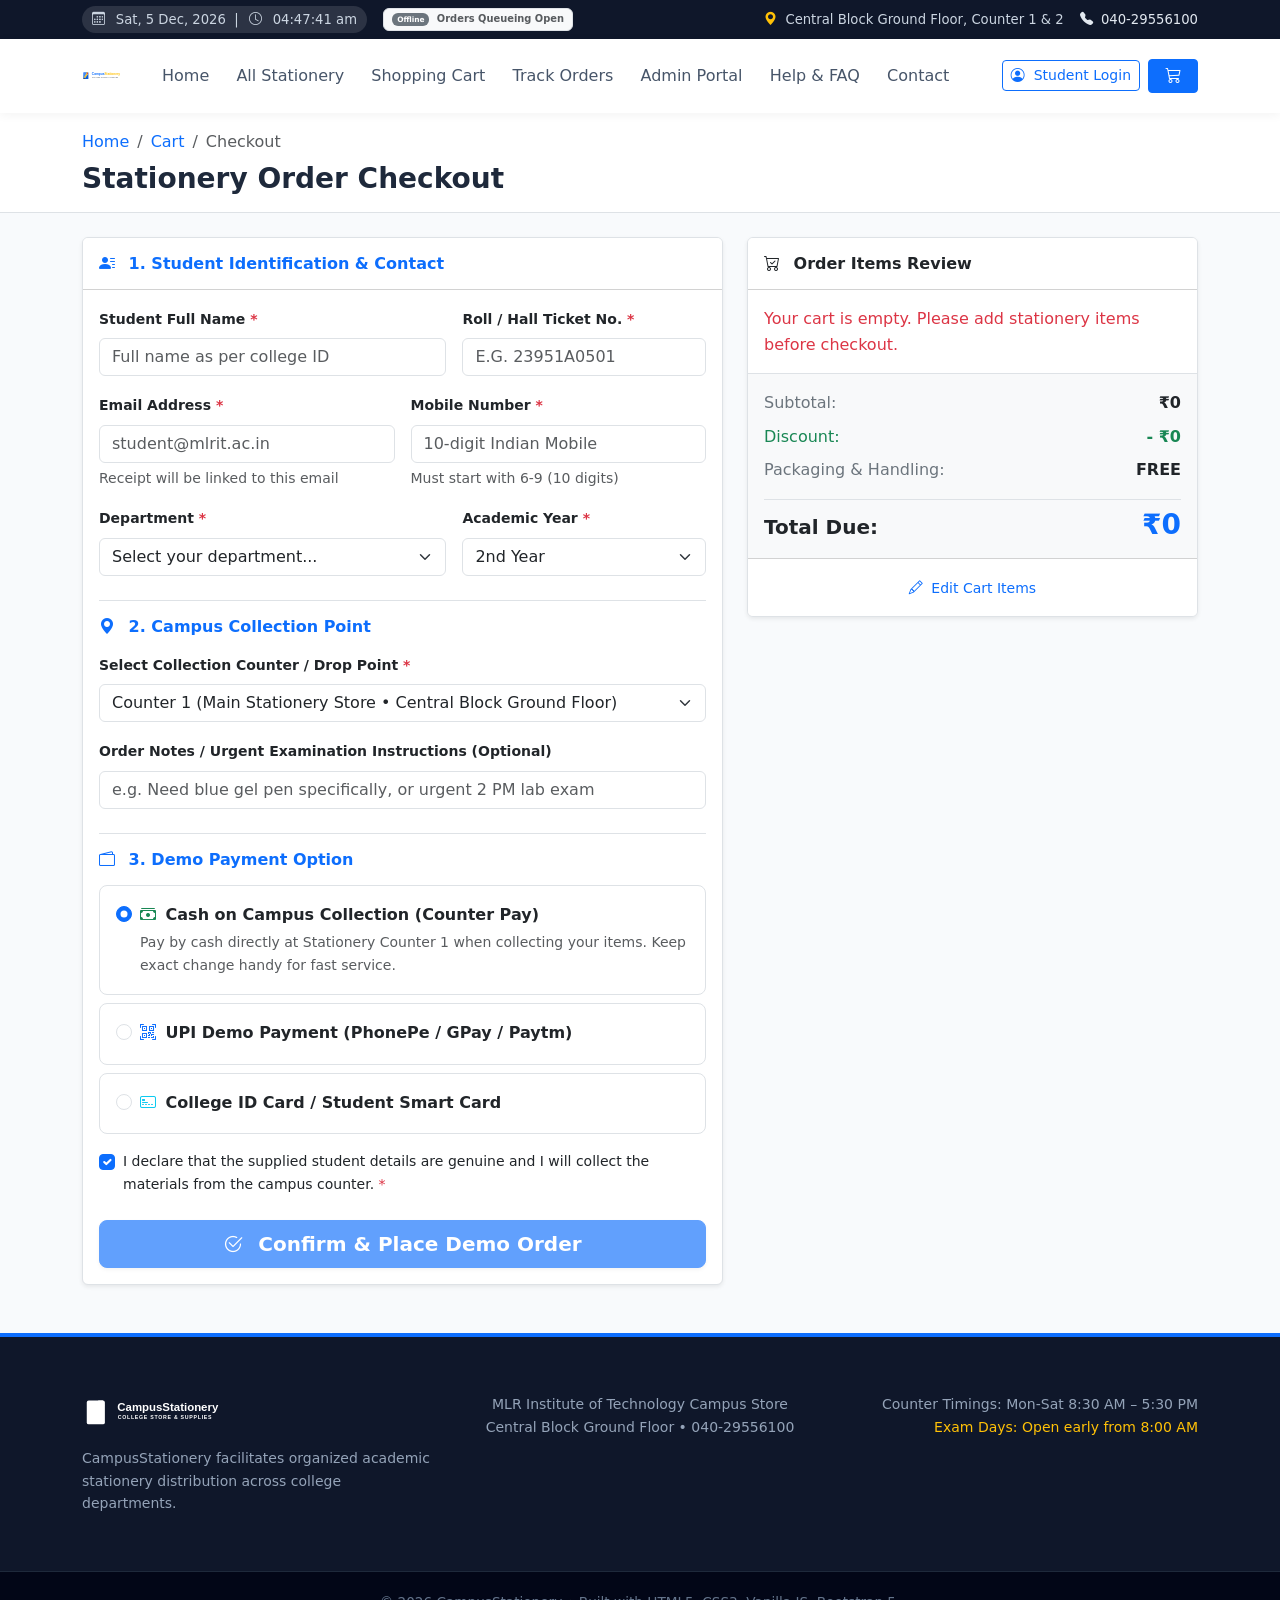
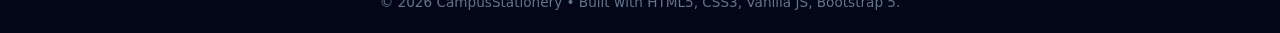
<file: campus-stationery/checkout.html>
<!DOCTYPE html>
<html lang="en">
<head>
  <meta charset="UTF-8">
  <meta name="viewport" content="width=device-width, initial-scale=1.0">
  <title>Checkout - CampusStationery</title>
  <!-- Bootstrap 5 CSS CDN -->
  <link href="https://cdn.jsdelivr.net/npm/bootstrap@5.3.3/dist/css/bootstrap.min.css" rel="stylesheet">
  <!-- Bootstrap Icons CDN -->
  <link href="https://cdn.jsdelivr.net/npm/bootstrap-icons@1.11.3/font/bootstrap-icons.min.css" rel="stylesheet">
  <!-- Custom CSS -->
  <link rel="stylesheet" href="css/style.css">
</head>
<body>

  <!-- Top Utility Header Bar with Dynamic Date & Time -->
  <header class="top-bar">
    <div class="container d-flex flex-wrap justify-content-between align-items-center">
      <div class="d-flex align-items-center gap-3">
        <span class="live-clock-badge" id="liveClock">
          <i class="bi bi-clock"></i> Loading campus time...
        </span>
        <span id="storeStatusBadge" class="badge bg-success-subtle text-success border border-success-subtle py-1 px-2">
          <span class="pulse-indicator me-1"></span> Store Open
        </span>
      </div>
      <div class="d-flex align-items-center gap-3">
        <span><i class="bi bi-geo-alt-fill text-warning me-1"></i> Central Block Ground Floor, Counter 1 &amp; 2</span>
        <a href="tel:04029556100" class="d-none d-md-inline"><i class="bi bi-telephone-fill me-1"></i> 040-29556100</a>
      </div>
    </div>
  </header>

  <!-- Main Navigation Bar -->
  <nav class="navbar navbar-expand-lg navbar-campus sticky-top">
    <div class="container">
      <a class="navbar-brand" href="index.html">
        <img src="assets/images/logo.svg" alt="CampusStationery Logo" class="brand-icon">
      </a>
      
      <button class="navbar-toggler" type="button" data-bs-toggle="collapse" data-bs-target="#mainNavbar" aria-controls="mainNavbar" aria-expanded="false" aria-label="Toggle navigation">
        <span class="navbar-toggler-icon"></span>
      </button>

      <div class="collapse navbar-collapse" id="mainNavbar">
        <ul class="navbar-nav me-auto mb-2 mb-lg-0">
          <li class="nav-item"><a class="nav-link" href="index.html">Home</a></li>
          <li class="nav-item"><a class="nav-link" href="products.html">All Stationery</a></li>
          <li class="nav-item"><a class="nav-link" href="cart.html">Shopping Cart</a></li>
          <li class="nav-item"><a class="nav-link" href="orders.html">Track Orders</a></li>
          <li class="nav-item"><a class="nav-link" href="admin.html">Admin Portal</a></li>
          <li class="nav-item"><a class="nav-link" href="help.html">Help &amp; FAQ</a></li>
          <li class="nav-item"><a class="nav-link" href="contact.html">Contact</a></li>
        </ul>

        <div class="d-flex align-items-center gap-2">
          <button type="button" class="btn btn-outline-primary btn-sm" id="navbarUserBtn" data-bs-toggle="modal" data-bs-target="#studentRegModal">
            <i class="bi bi-person-circle me-1"></i> Student Login
          </button>
          <a href="cart.html" class="btn btn-primary btn-sm position-relative px-3" aria-label="Shopping Cart">
            <i class="bi bi-cart3 fs-6"></i>
            <span class="position-absolute top-0 start-100 translate-middle badge rounded-pill bg-danger cart-count-badge" style="display:none;">0</span>
          </a>
        </div>
      </div>
    </div>
  </nav>

  <!-- Page Header Breadcrumb -->
  <div class="bg-white border-bottom py-3">
    <div class="container">
      <nav aria-label="breadcrumb">
        <ol class="breadcrumb mb-0 small">
          <li class="breadcrumb-item"><a href="index.html">Home</a></li>
          <li class="breadcrumb-item"><a href="cart.html">Cart</a></li>
          <li class="breadcrumb-item active" aria-current="page">Checkout</li>
        </ol>
      </nav>
      <h1 class="h3 fw-bold mt-2 mb-0">Stationery Order Checkout</h1>
    </div>
  </div>

  <!-- Main Checkout Container -->
  <main class="py-4">
    <div class="container">
      
      <!-- 1. CHECKOUT FORM SECTION -->
      <div id="checkoutMainSection">
        <div class="row g-4">
          
          <!-- Left Column: Student Details & Payment Form -->
          <div class="col-lg-7">
            <div class="card border shadow-sm mb-4">
              <div class="card-header bg-white py-3">
                <h5 class="fw-bold mb-0 fs-6 text-primary"><i class="bi bi-person-lines-fill me-2"></i> 1. Student Identification &amp; Contact</h5>
              </div>
              <div class="card-body">
                <form id="checkoutForm" novalidate>
                  
                  <div class="row g-3 mb-3">
                    <div class="col-md-7">
                      <label for="checkoutName" class="form-label fw-semibold small">Student Full Name <span class="text-danger">*</span></label>
                      <input type="text" class="form-control" id="checkoutName" placeholder="Full name as per college ID" required>
                    </div>
                    <div class="col-md-5">
                      <label for="checkoutRoll" class="form-label fw-semibold small">Roll / Hall Ticket No. <span class="text-danger">*</span></label>
                      <input type="text" class="form-control text-uppercase" id="checkoutRoll" placeholder="e.g. 23951A0501" required>
                    </div>
                  </div>

                  <div class="row g-3 mb-3">
                    <div class="col-md-6">
                      <label for="checkoutEmail" class="form-label fw-semibold small">Email Address <span class="text-danger">*</span></label>
                      <input type="email" class="form-control" id="checkoutEmail" placeholder="student@mlrit.ac.in" required>
                      <div class="form-text small">Receipt will be linked to this email</div>
                    </div>
                    <div class="col-md-6">
                      <label for="checkoutPhone" class="form-label fw-semibold small">Mobile Number <span class="text-danger">*</span></label>
                      <input type="tel" class="form-control" id="checkoutPhone" placeholder="10-digit Indian Mobile" maxlength="10" required>
                      <div class="form-text small">Must start with 6-9 (10 digits)</div>
                    </div>
                  </div>

                  <div class="row g-3 mb-4">
                    <div class="col-md-7">
                      <label for="checkoutDept" class="form-label fw-semibold small">Department <span class="text-danger">*</span></label>
                      <select class="form-select" id="checkoutDept" required>
                        <option value="">Select your department...</option>
                        <option value="Computer Science and Engineering">Computer Science &amp; Engineering</option>
                        <option value="Information Technology">Information Technology</option>
                        <option value="AI & Machine Learning">AI &amp; Machine Learning</option>
                        <option value="Electronics & Communication">Electronics &amp; Communication</option>
                        <option value="Electrical & Electronics">Electrical &amp; Electronics</option>
                        <option value="Mechanical Engineering">Mechanical Engineering</option>
                        <option value="Civil Engineering">Civil Engineering</option>
                        <option value="Aeronautical Engineering">Aeronautical Engineering</option>
                      </select>
                    </div>
                    <div class="col-md-5">
                      <label for="checkoutYear" class="form-label fw-semibold small">Academic Year <span class="text-danger">*</span></label>
                      <select class="form-select" id="checkoutYear" required>
                        <option value="1st Year">1st Year (Fresher)</option>
                        <option value="2nd Year" selected>2nd Year</option>
                        <option value="3rd Year">3rd Year</option>
                        <option value="4th Year">4th Year (Final)</option>
                      </select>
                    </div>
                  </div>

                  <h5 class="fw-bold mb-3 fs-6 text-primary border-top pt-3"><i class="bi bi-geo-alt-fill me-2"></i> 2. Campus Collection Point</h5>
                  
                  <div class="mb-3">
                    <label for="checkoutPickupPoint" class="form-label fw-semibold small">Select Collection Counter / Drop Point <span class="text-danger">*</span></label>
                    <select class="form-select" id="checkoutPickupPoint" required>
                      <option value="Counter 1 (Main Stationery Store, Ground Floor)">Counter 1 (Main Stationery Store &bull; Central Block Ground Floor)</option>
                      <option value="Counter 2 (Drawing & Lab Supplies, Central Block)">Counter 2 (Drawing &amp; Lab Supplies &bull; Central Block)</option>
                      <option value="Central Library Reception Desk">Central Library Reception Desk (1st Floor)</option>
                      <option value="Boy's Hostel Block A Gate Desk">Boy's Hostel Block A Gate Desk (Evening 6 PM Drop)</option>
                      <option value="Girl's Hostel Block 1 Reception">Girl's Hostel Block 1 Reception (Evening 6 PM Drop)</option>
                    </select>
                  </div>

                  <div class="mb-4">
                    <label for="checkoutNotes" class="form-label fw-semibold small">Order Notes / Urgent Examination Instructions (Optional)</label>
                    <input type="text" class="form-control" id="checkoutNotes" placeholder="e.g. Need blue gel pen specifically, or urgent 2 PM lab exam">
                  </div>

                  <h5 class="fw-bold mb-3 fs-6 text-primary border-top pt-3"><i class="bi bi-wallet2 me-2"></i> 3. Demo Payment Option</h5>
                  
                  <div class="mb-3" id="paymentMethodContainer">
                    <div class="border rounded-3 p-3 mb-2">
                      <div class="form-check">
                        <input class="form-check-input" type="radio" name="paymentMethod" id="payCash" value="Cash on Campus Collection" checked>
                        <label class="form-check-label fw-bold" for="payCash">
                          <i class="bi bi-cash-stack text-success me-1"></i> Cash on Campus Collection (Counter Pay)
                        </label>
                        <div class="small text-muted mt-1" id="cashPaymentDetails">
                          Pay by cash directly at Stationery Counter 1 when collecting your items. Keep exact change handy for fast service.
                        </div>
                      </div>
                    </div>

                    <div class="border rounded-3 p-3 mb-2">
                      <div class="form-check">
                        <input class="form-check-input" type="radio" name="paymentMethod" id="payUPI" value="UPI Demo Payment">
                        <label class="form-check-label fw-bold" for="payUPI">
                          <i class="bi bi-qr-code-scan text-primary me-1"></i> UPI Demo Payment (PhonePe / GPay / Paytm)
                        </label>
                        <div class="small text-muted mt-1" id="upiPaymentDetails" style="display: none;">
                          <div class="p-2 bg-light rounded border mt-2 d-flex align-items-center gap-3">
                            <div class="bg-white p-2 rounded border text-center">
                              <i class="bi bi-qr-code fs-1 text-dark"></i>
                            </div>
                            <div>
                              <div class="fw-bold text-dark">VPA: campusstationery@mlrit</div>
                              <small class="text-secondary">Simulated Instant UPI Demo Transaction</small>
                            </div>
                          </div>
                        </div>
                      </div>
                    </div>

                    <div class="border rounded-3 p-3 mb-2">
                      <div class="form-check">
                        <input class="form-check-input" type="radio" name="paymentMethod" id="payCard" value="College ID Card / Student Wallet">
                        <label class="form-check-label fw-bold" for="payCard">
                          <i class="bi bi-credit-card-2-front text-info me-1"></i> College ID Card / Student Smart Card
                        </label>
                        <div class="small text-muted mt-1" id="cardPaymentDetails" style="display: none;">
                          Your registered student RFID card balance will be debited upon tapping at Counter 1.
                        </div>
                      </div>
                    </div>
                  </div>

                  <div class="form-check mb-4">
                    <input class="form-check-input" type="checkbox" id="checkoutTerms" required checked>
                    <label class="form-check-label small" for="checkoutTerms">
                      I declare that the supplied student details are genuine and I will collect the materials from the campus counter. <span class="text-danger">*</span>
                    </label>
                  </div>

                  <button type="submit" class="btn btn-primary btn-lg w-100 fw-bold shadow-sm" id="placeOrderBtn">
                    <i class="bi bi-check2-circle me-2"></i> Confirm &amp; Place Demo Order
                  </button>

                </form>
              </div>
            </div>
          </div>

          <!-- Right Column: Live Order Review Summary -->
          <div class="col-lg-5">
            <div class="card border shadow-sm sticky-top" style="top: 85px;">
              <div class="card-header bg-white py-3">
                <h5 class="fw-bold mb-0 fs-6"><i class="bi bi-cart-check me-2"></i> Order Items Review</h5>
              </div>
              <div class="card-body p-0">
                <ul class="list-group list-group-flush" id="checkoutSummaryItems">
                  <!-- Populated via checkout.js -->
                </ul>
              </div>
              <div class="card-body border-top bg-light">
                <div class="d-flex justify-content-between mb-2">
                  <span class="text-secondary">Subtotal:</span>
                  <span class="fw-bold text-dark" id="checkoutSubtotal">&#8377;0</span>
                </div>
                <div class="d-flex justify-content-between mb-2 text-success" id="checkoutDiscountRow" style="display: none;">
                  <span>Discount:</span>
                  <span class="fw-bold" id="checkoutDiscount">- &#8377;0</span>
                </div>
                <div class="d-flex justify-content-between mb-3">
                  <span class="text-secondary">Packaging &amp; Handling:</span>
                  <span class="fw-semibold text-dark" id="checkoutHandling">FREE</span>
                </div>
                <div class="d-flex justify-content-between align-items-baseline pt-2 border-top">
                  <span class="h5 fw-bold mb-0">Total Due:</span>
                  <span class="h3 fw-bold text-primary mb-0" id="checkoutTotal">&#8377;0</span>
                </div>
              </div>
              <div class="card-footer bg-white py-3 text-center">
                <a href="cart.html" class="small text-decoration-none">
                  <i class="bi bi-pencil me-1"></i> Edit Cart Items
                </a>
              </div>
            </div>
          </div>

        </div>
      </div>

      <!-- 2. ORDER CONFIRMATION RECEIPT (Initially hidden, shown after order placed) -->
      <div id="orderConfirmationSection" style="display: none;">
        <div class="row justify-content-center">
          <div class="col-lg-8">
            <div class="card border shadow receipt-card mb-4">
              <div class="card-header bg-success text-white py-3 text-center">
                <i class="bi bi-check-circle-fill display-4 d-block mb-2"></i>
                <h2 class="h3 fw-bold mb-0">Order Placed Successfully!</h2>
                <p class="small text-white-50 mb-0">Your stationery materials have been reserved in campus stock.</p>
              </div>
              
              <div class="card-body p-4">
                
                <div class="row g-3 mb-4 p-3 bg-light rounded-3 border">
                  <div class="col-sm-6">
                    <small class="text-muted d-block">Order Reference ID</small>
                    <span class="fs-4 fw-bold text-primary" id="receiptOrderId">CS-ORD-2026-0000</span>
                  </div>
                  <div class="col-sm-6 text-sm-end">
                    <small class="text-muted d-block">Order Placed On</small>
                    <span class="fw-semibold text-dark" id="receiptDateTime">Date &amp; Time</span>
                  </div>
                </div>

                <div class="row g-3 mb-4">
                  <div class="col-sm-6">
                    <h6 class="fw-bold text-uppercase small text-muted">Student Details</h6>
                    <div class="fw-bold" id="receiptCustomerName">Student Name</div>
                    <div class="small text-muted" id="receiptCustomerRoll">Roll Number</div>
                    <div class="small text-muted" id="receiptCustomerDept">Department</div>
                  </div>
                  <div class="col-sm-6">
                    <h6 class="fw-bold text-uppercase small text-muted">Collection &amp; Payment</h6>
                    <div class="small fw-semibold text-dark mb-1">
                      <i class="bi bi-geo-alt-fill text-danger me-1"></i> <span id="receiptPickupPoint">Pickup Point</span>
                    </div>
                    <div class="small text-muted mb-1">
                      <i class="bi bi-credit-card me-1"></i> <span id="receiptPaymentMethod">Payment Method</span>
                    </div>
                    <div class="small text-success fw-bold">
                      <i class="bi bi-shield-check me-1"></i> Inventory Stock Reserved
                    </div>
                  </div>
                </div>

                <h6 class="fw-bold mb-2">Reserved Stationery Items</h6>
                <div class="table-responsive mb-4">
                  <table class="table table-bordered table-sm align-middle">
                    <thead class="table-light">
                      <tr>
                        <th>Stationery Item</th>
                        <th class="text-center" style="width: 80px;">Qty</th>
                        <th class="text-end" style="width: 100px;">Price</th>
                        <th class="text-end" style="width: 110px;">Subtotal</th>
                      </tr>
                    </thead>
                    <tbody id="receiptItemsBody">
                      <!-- items injected -->
                    </tbody>
                    <tfoot>
                      <tr class="fw-bold table-light">
                        <td colspan="3" class="text-end">Total Amount:</td>
                        <td class="text-end text-primary" id="receiptTotalAmount">&#8377;0</td>
                      </tr>
                    </tfoot>
                  </table>
                </div>

                <!-- Pickup QR illustration -->
                <div class="p-3 border rounded-3 bg-light text-center mb-4">
                  <i class="bi bi-qr-code fs-1 text-primary d-block mb-1"></i>
                  <small class="text-muted d-block">Show this receipt or mention your Order ID at <strong>Counter 1</strong> to collect your items.</small>
                </div>

                <div class="d-flex flex-wrap justify-content-center gap-3 btn-no-print">
                  <button type="button" class="btn btn-outline-secondary" onclick="window.print()">
                    <i class="bi bi-printer me-1"></i> Print Receipt
                  </button>
                  <a href="orders.html" class="btn btn-primary fw-semibold">
                    <i class="bi bi-truck me-1"></i> Track Live Status in Orders
                  </a>
                  <a href="index.html" class="btn btn-light border">
                    <i class="bi bi-house me-1"></i> Return Home
                  </a>
                </div>

              </div>
            </div>
          </div>
        </div>
      </div>

    </div>
  </main>

  <!-- Footer -->
  <footer class="footer-campus">
    <div class="container">
      <div class="row g-4">
        <div class="col-lg-4">
          <img src="assets/images/logo.svg" alt="CampusStationery" style="height: 38px; filter: brightness(0) invert(1);" class="mb-3">
          <p class="small text-slate-400">CampusStationery facilitates organized academic stationery distribution across college departments.</p>
        </div>
        <div class="col-lg-4 text-center">
          <div class="small text-slate-400">
            <div>MLR Institute of Technology Campus Store</div>
            <div>Central Block Ground Floor &bull; 040-29556100</div>
          </div>
        </div>
        <div class="col-lg-4 text-lg-end">
          <div class="small text-slate-400">
            <div>Counter Timings: Mon-Sat 8:30 AM &ndash; 5:30 PM</div>
            <div class="text-warning">Exam Days: Open early from 8:00 AM</div>
          </div>
        </div>
      </div>
    </div>
    <div class="footer-bottom">
      <div class="container text-center">
        &copy; 2026 CampusStationery &bull; Built with HTML5, CSS3, Vanilla JS, Bootstrap 5.
      </div>
    </div>
  </footer>

  <div class="toast-container-campus" id="toastContainer"></div>

  <!-- Scripts -->
  <script src="https://cdn.jsdelivr.net/npm/bootstrap@5.3.3/dist/js/bootstrap.bundle.min.js"></script>
  <script src="js/utilities.js"></script>
  <script src="js/validation.js"></script>
  <script src="js/products.js"></script>
  <script src="js/cart.js"></script>
  <script src="js/checkout.js"></script>
  <script src="js/admin.js"></script>
  <script src="js/app.js"></script>

  <script>
    document.addEventListener('DOMContentLoaded', () => {
      initCheckoutPage();
    });
  </script>
</body>
</html>
</file>
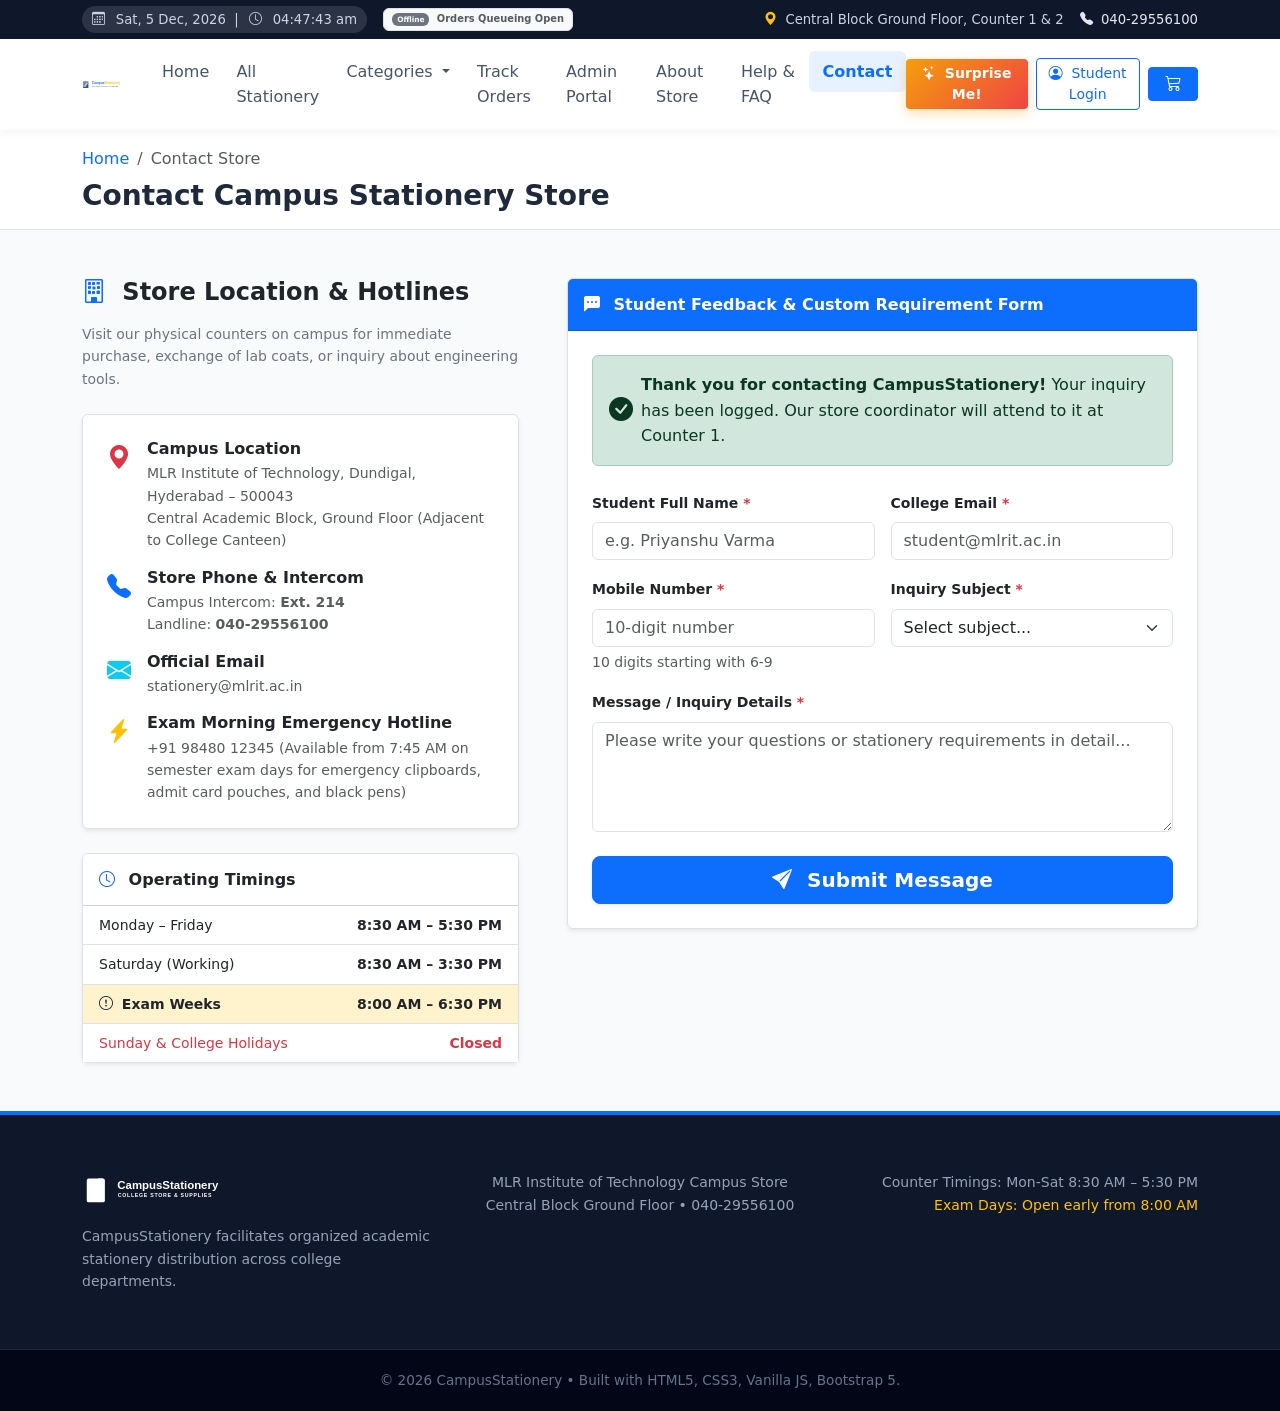
<file: campus-stationery/contact.html>
<!DOCTYPE html>
<html lang="en">
<head>
  <meta charset="UTF-8">
  <meta name="viewport" content="width=device-width, initial-scale=1.0">
  <title>Contact &amp; Store Timings - CampusStationery</title>
  <!-- Bootstrap 5 CSS CDN -->
  <link href="https://cdn.jsdelivr.net/npm/bootstrap@5.3.3/dist/css/bootstrap.min.css" rel="stylesheet">
  <!-- Bootstrap Icons CDN -->
  <link href="https://cdn.jsdelivr.net/npm/bootstrap-icons@1.11.3/font/bootstrap-icons.min.css" rel="stylesheet">
  <!-- Custom CSS -->
  <link rel="stylesheet" href="css/style.css">
</head>
<body>

  <!-- Top Utility Header Bar with Dynamic Date & Time -->
  <header class="top-bar">
    <div class="container d-flex flex-wrap justify-content-between align-items-center">
      <div class="d-flex align-items-center gap-3">
        <span class="live-clock-badge" id="liveClock">
          <i class="bi bi-clock"></i> Loading campus time...
        </span>
        <span id="storeStatusBadge" class="badge bg-success-subtle text-success border border-success-subtle py-1 px-2">
          <span class="pulse-indicator me-1"></span> Store Open
        </span>
      </div>
      <div class="d-flex align-items-center gap-3">
        <span><i class="bi bi-geo-alt-fill text-warning me-1"></i> Central Block Ground Floor, Counter 1 &amp; 2</span>
        <a href="tel:04029556100" class="d-none d-md-inline"><i class="bi bi-telephone-fill me-1"></i> 040-29556100</a>
      </div>
    </div>
  </header>

  <!-- Main Navigation Bar -->
  <nav class="navbar navbar-expand-lg navbar-campus sticky-top">
    <div class="container">
      <a class="navbar-brand" href="index.html">
        <img src="assets/images/logo.svg" alt="CampusStationery Logo" class="brand-icon">
      </a>
      
      <button class="navbar-toggler" type="button" data-bs-toggle="collapse" data-bs-target="#mainNavbar" aria-controls="mainNavbar" aria-expanded="false" aria-label="Toggle navigation">
        <span class="navbar-toggler-icon"></span>
      </button>

      <div class="collapse navbar-collapse" id="mainNavbar">
        <ul class="navbar-nav me-auto mb-2 mb-lg-0">
          <li class="nav-item"><a class="nav-link" href="index.html">Home</a></li>
          <li class="nav-item"><a class="nav-link" href="products.html">All Stationery</a></li>
          <li class="nav-item dropdown">
            <a class="nav-link dropdown-toggle" href="#" role="button" data-bs-toggle="dropdown" aria-expanded="false">
              Categories
            </a>
            <ul class="dropdown-menu shadow-sm">
              <li><a class="dropdown-item" href="products.html?category=Writing+materials">Writing Materials</a></li>
              <li><a class="dropdown-item" href="products.html?category=Notebooks+and+record+books">Notebooks &amp; Records</a></li>
              <li><a class="dropdown-item" href="products.html?category=Drawing+supplies">Drawing Supplies</a></li>
              <li><a class="dropdown-item" href="products.html?category=Laboratory+supplies">Laboratory Supplies</a></li>
              <li><a class="dropdown-item" href="products.html?category=Engineering+stationery">Engineering Tools</a></li>
              <li><a class="dropdown-item" href="products.html?category=Exam+essentials">Exam Essentials</a></li>
            </ul>
          </li>
          <li class="nav-item"><a class="nav-link" href="orders.html">Track Orders</a></li>
          <li class="nav-item"><a class="nav-link" href="admin.html">Admin Portal</a></li>
          <li class="nav-item"><a class="nav-link" href="about.html">About Store</a></li>
          <li class="nav-item"><a class="nav-link" href="help.html">Help &amp; FAQ</a></li>
          <li class="nav-item"><a class="nav-link active" href="contact.html">Contact</a></li>
        </ul>

        <div class="d-flex align-items-center gap-2">
          <button type="button" class="btn btn-surprise btn-sm btn-trigger-surprise px-3" title="Pick a random stationery item">
            <i class="bi bi-stars me-1"></i> Surprise Me!
          </button>
          <button type="button" class="btn btn-outline-primary btn-sm" id="navbarUserBtn" data-bs-toggle="modal" data-bs-target="#studentRegModal">
            <i class="bi bi-person-circle me-1"></i> Student Login
          </button>
          <a href="cart.html" class="btn btn-primary btn-sm position-relative px-3" aria-label="Shopping Cart">
            <i class="bi bi-cart3 fs-6"></i>
            <span class="position-absolute top-0 start-100 translate-middle badge rounded-pill bg-danger cart-count-badge" style="display:none;">0</span>
          </a>
        </div>
      </div>
    </div>
  </nav>

  <!-- Page Header Breadcrumb -->
  <div class="bg-white border-bottom py-3">
    <div class="container">
      <nav aria-label="breadcrumb">
        <ol class="breadcrumb mb-0 small">
          <li class="breadcrumb-item"><a href="index.html">Home</a></li>
          <li class="breadcrumb-item active" aria-current="page">Contact Store</li>
        </ol>
      </nav>
      <h1 class="h3 fw-bold mt-2 mb-0">Contact Campus Stationery Store</h1>
    </div>
  </div>

  <main class="py-5">
    <div class="container">
      
      <div class="row g-5">
        
        <!-- Left: Contact Details & Store Hours -->
        <div class="col-lg-5">
          <h2 class="h4 fw-bold text-dark mb-3"><i class="bi bi-building text-primary me-2"></i> Store Location &amp; Hotlines</h2>
          <p class="text-secondary small mb-4">
            Visit our physical counters on campus for immediate purchase, exchange of lab coats, or inquiry about engineering tools.
          </p>

          <div class="card border shadow-sm mb-4">
            <div class="card-body p-4">
              <div class="d-flex gap-3 mb-3">
                <i class="bi bi-geo-alt-fill text-danger fs-4 flex-shrink-0"></i>
                <div>
                  <h6 class="fw-bold mb-1">Campus Location</h6>
                  <p class="small text-muted mb-0">
                    MLR Institute of Technology, Dundigal, Hyderabad &ndash; 500043<br>
                    Central Academic Block, Ground Floor (Adjacent to College Canteen)
                  </p>
                </div>
              </div>

              <div class="d-flex gap-3 mb-3">
                <i class="bi bi-telephone-fill text-primary fs-4 flex-shrink-0"></i>
                <div>
                  <h6 class="fw-bold mb-1">Store Phone &amp; Intercom</h6>
                  <p class="small text-muted mb-0">
                    Campus Intercom: <strong>Ext. 214</strong><br>
                    Landline: <strong>040-29556100</strong>
                  </p>
                </div>
              </div>

              <div class="d-flex gap-3 mb-3">
                <i class="bi bi-envelope-fill text-info fs-4 flex-shrink-0"></i>
                <div>
                  <h6 class="fw-bold mb-1">Official Email</h6>
                  <p class="small text-muted mb-0">stationery@mlrit.ac.in</p>
                </div>
              </div>

              <div class="d-flex gap-3">
                <i class="bi bi-lightning-charge-fill text-warning fs-4 flex-shrink-0"></i>
                <div>
                  <h6 class="fw-bold mb-1">Exam Morning Emergency Hotline</h6>
                  <p class="small text-muted mb-0">
                    +91 98480 12345 (Available from 7:45 AM on semester exam days for emergency clipboards, admit card pouches, and black pens)
                  </p>
                </div>
              </div>
            </div>
          </div>

          <!-- Store Timings Card -->
          <div class="card border shadow-sm">
            <div class="card-header bg-white py-3">
              <h5 class="fw-bold mb-0 fs-6"><i class="bi bi-clock me-2 text-primary"></i> Operating Timings</h5>
            </div>
            <div class="card-body p-0">
              <ul class="list-group list-group-flush small">
                <li class="list-group-item d-flex justify-content-between align-items-center py-2">
                  <span>Monday &ndash; Friday</span>
                  <span class="fw-bold">8:30 AM &ndash; 5:30 PM</span>
                </li>
                <li class="list-group-item d-flex justify-content-between align-items-center py-2">
                  <span>Saturday (Working)</span>
                  <span class="fw-bold">8:30 AM &ndash; 3:30 PM</span>
                </li>
                <li class="list-group-item d-flex justify-content-between align-items-center py-2 bg-warning-subtle text-dark">
                  <span class="fw-bold"><i class="bi bi-exclamation-circle me-1"></i> Exam Weeks</span>
                  <span class="fw-bold">8:00 AM &ndash; 6:30 PM</span>
                </li>
                <li class="list-group-item d-flex justify-content-between align-items-center py-2 text-danger">
                  <span>Sunday &amp; College Holidays</span>
                  <span class="fw-bold">Closed</span>
                </li>
              </ul>
            </div>
          </div>

        </div>

        <!-- Right: Interactive Contact & Feedback Form -->
        <div class="col-lg-7">
          <div class="card border shadow-sm">
            <div class="card-header bg-primary text-white py-3">
              <h5 class="fw-bold mb-0 fs-6"><i class="bi bi-chat-left-dots-fill me-2"></i> Student Feedback &amp; Custom Requirement Form</h5>
            </div>
            <div class="card-body p-4">
              
              <div id="contactSuccessAlert" class="alert alert-success d-flex align-items-center gap-2 mb-4" style="display: none;">
                <i class="bi bi-check-circle-fill fs-4"></i>
                <div>
                  <strong>Thank you for contacting CampusStationery!</strong> Your inquiry has been logged. Our store coordinator will attend to it at Counter 1.
                </div>
              </div>

              <form id="campusContactForm" novalidate>
                <div class="row g-3 mb-3">
                  <div class="col-md-6">
                    <label for="contactName" class="form-label fw-semibold small">Student Full Name <span class="text-danger">*</span></label>
                    <input type="text" class="form-control" id="contactName" placeholder="e.g. Priyanshu Varma" required>
                  </div>
                  <div class="col-md-6">
                    <label for="contactEmail" class="form-label fw-semibold small">College Email <span class="text-danger">*</span></label>
                    <input type="email" class="form-control" id="contactEmail" placeholder="student@mlrit.ac.in" required>
                  </div>
                </div>

                <div class="row g-3 mb-3">
                  <div class="col-md-6">
                    <label for="contactPhone" class="form-label fw-semibold small">Mobile Number <span class="text-danger">*</span></label>
                    <input type="tel" class="form-control" id="contactPhone" placeholder="10-digit number" maxlength="10" required>
                    <div class="form-text small">10 digits starting with 6-9</div>
                  </div>
                  <div class="col-md-6">
                    <label for="contactSubject" class="form-label fw-semibold small">Inquiry Subject <span class="text-danger">*</span></label>
                    <select class="form-select" id="contactSubject" required>
                      <option value="">Select subject...</option>
                      <option value="Product Availability">Product Stock / Availability Check</option>
                      <option value="Lab Coat Exchange">Lab Coat Size Exchange</option>
                      <option value="Mini Drafter Service">Mini Drafter Service / Clamping Issue</option>
                      <option value="Bulk Project Order">Student Project Team Bulk Order</option>
                      <option value="Feedback / Suggestion">General Store Feedback &amp; Suggestion</option>
                    </select>
                  </div>
                </div>

                <div class="mb-4">
                  <label for="contactMessage" class="form-label fw-semibold small">Message / Inquiry Details <span class="text-danger">*</span></label>
                  <textarea class="form-control" id="contactMessage" rows="4" placeholder="Please write your questions or stationery requirements in detail..." required></textarea>
                </div>

                <button type="submit" class="btn btn-primary btn-lg w-100 fw-bold shadow-sm">
                  <i class="bi bi-send-fill me-2"></i> Submit Message
                </button>
              </form>

            </div>
          </div>
        </div>

      </div>

    </div>
  </main>

  <!-- Footer -->
  <footer class="footer-campus">
    <div class="container">
      <div class="row g-4">
        <div class="col-lg-4">
          <img src="assets/images/logo.svg" alt="CampusStationery" style="height: 38px; filter: brightness(0) invert(1);" class="mb-3">
          <p class="small text-slate-400">CampusStationery facilitates organized academic stationery distribution across college departments.</p>
        </div>
        <div class="col-lg-4 text-center">
          <div class="small text-slate-400">
            <div>MLR Institute of Technology Campus Store</div>
            <div>Central Block Ground Floor &bull; 040-29556100</div>
          </div>
        </div>
        <div class="col-lg-4 text-lg-end">
          <div class="small text-slate-400">
            <div>Counter Timings: Mon-Sat 8:30 AM &ndash; 5:30 PM</div>
            <div class="text-warning">Exam Days: Open early from 8:00 AM</div>
          </div>
        </div>
      </div>
    </div>
    <div class="footer-bottom">
      <div class="container text-center">
        &copy; 2026 CampusStationery &bull; Built with HTML5, CSS3, Vanilla JS, Bootstrap 5.
      </div>
    </div>
  </footer>

  <!-- Common Modals -->
  <div class="modal fade" id="studentRegModal" tabindex="-1" aria-hidden="true">
    <div class="modal-dialog modal-dialog-centered">
      <div class="modal-content">
        <div class="modal-header bg-primary text-white">
          <h5 class="modal-title">Student Registration</h5>
          <button type="button" class="btn-close btn-close-white" data-bs-dismiss="modal"></button>
        </div>
        <form id="studentRegForm">
          <div class="modal-body">
            <div class="mb-3"><label class="form-label fw-semibold">Name</label><input type="text" class="form-control" id="regName" required></div>
            <div class="mb-3"><label class="form-label fw-semibold">Email</label><input type="email" class="form-control" id="regEmail" required></div>
            <div class="mb-3"><label class="form-label fw-semibold">Mobile</label><input type="tel" class="form-control" id="regPhone" maxlength="10" required></div>
            <div class="mb-3"><label class="form-label fw-semibold">Password</label><input type="password" class="form-control" id="regPassword" required></div>
            <div class="mb-3"><label class="form-label fw-semibold">Department</label><select class="form-select" id="regDepartment" required><option value="CSE">CSE</option><option value="ECE">ECE</option><option value="IT">IT</option></select></div>
          </div>
          <div class="modal-footer"><button type="submit" class="btn btn-primary">Save Profile</button></div>
        </form>
      </div>
    </div>
  </div>

  <div class="toast-container-campus" id="toastContainer"></div>

  <!-- Scripts -->
  <script src="https://cdn.jsdelivr.net/npm/bootstrap@5.3.3/dist/js/bootstrap.bundle.min.js"></script>
  <script src="js/utilities.js"></script>
  <script src="js/validation.js"></script>
  <script src="js/products.js"></script>
  <script src="js/cart.js"></script>
  <script src="js/checkout.js"></script>
  <script src="js/admin.js"></script>
  <script src="js/app.js"></script>

  <script>
    document.addEventListener('DOMContentLoaded', () => {
      const form = document.getElementById('campusContactForm');
      const alertBox = document.getElementById('contactSuccessAlert');

      if (form) {
        form.addEventListener('submit', (e) => {
          e.preventDefault();

          const name = document.getElementById('contactName');
          const email = document.getElementById('contactEmail');
          const phone = document.getElementById('contactPhone');
          const subject = document.getElementById('contactSubject');
          const message = document.getElementById('contactMessage');

          let isValid = true;

          if (!ValidatorRules.isValidName(name.value)) {
            setFieldInvalid(name, 'Please enter a valid full name.');
            isValid = false;
          } else {
            setFieldValid(name);
          }

          if (!ValidatorRules.isValidEmail(email.value)) {
            setFieldInvalid(email, 'Please enter a valid email address.');
            isValid = false;
          } else {
            setFieldValid(email);
          }

          if (!ValidatorRules.isValidIndianMobile(phone.value)) {
            setFieldInvalid(phone, 'Please enter a 10-digit Indian mobile number.');
            isValid = false;
          } else {
            setFieldValid(phone);
          }

          if (!subject.value) {
            setFieldInvalid(subject, 'Please select an inquiry subject.');
            isValid = false;
          } else {
            setFieldValid(subject);
          }

          if (!message.value.trim() || message.value.trim().length < 5) {
            setFieldInvalid(message, 'Please enter your message (at least 5 characters).');
            isValid = false;
          } else {
            setFieldValid(message);
          }

          if (isValid) {
            form.reset();
            resetFieldValidation(name);
            resetFieldValidation(email);
            resetFieldValidation(phone);
            resetFieldValidation(subject);
            resetFieldValidation(message);

            if (alertBox) alertBox.style.display = 'flex';
            showToast('Your message has been sent to the store coordinator!', 'success');
          } else {
            showToast('Please fix the errors in the form.', 'danger');
          }
        });
      }
    });
  </script>
</body>
</html>
</file>
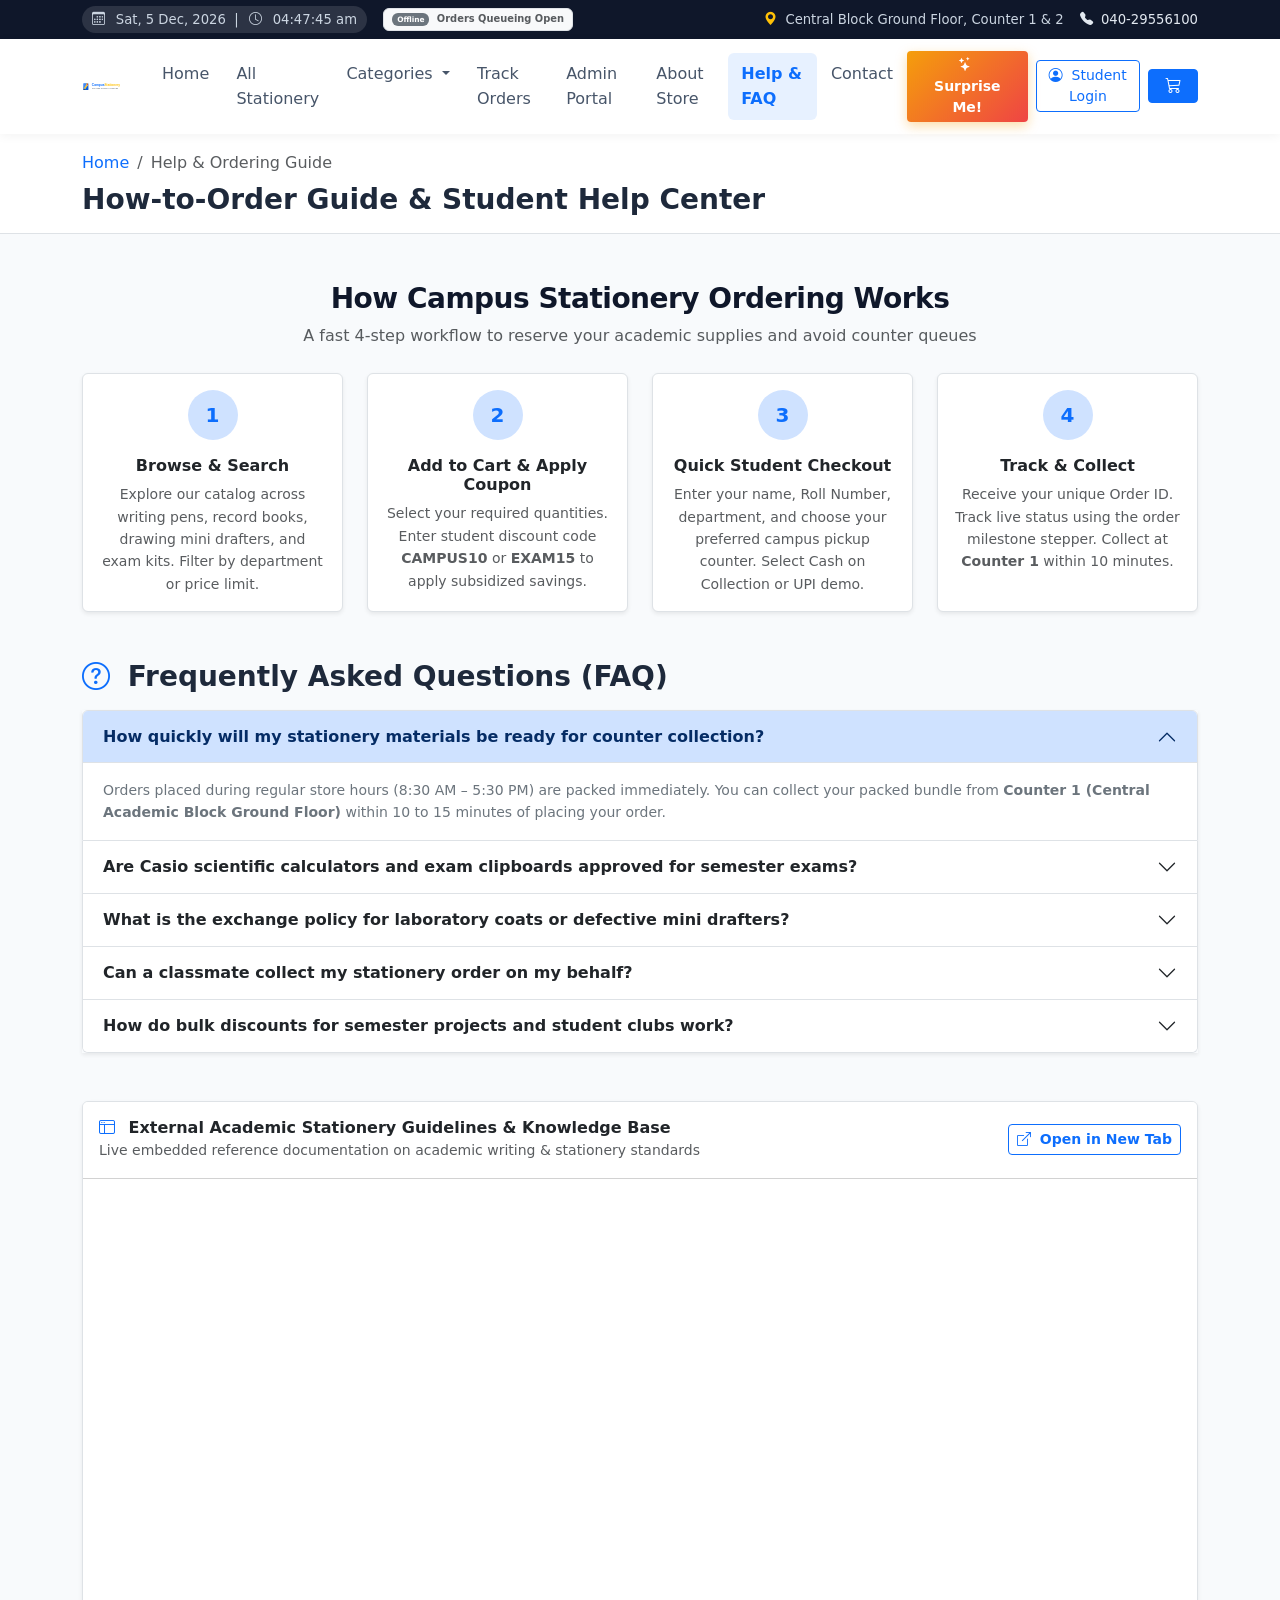
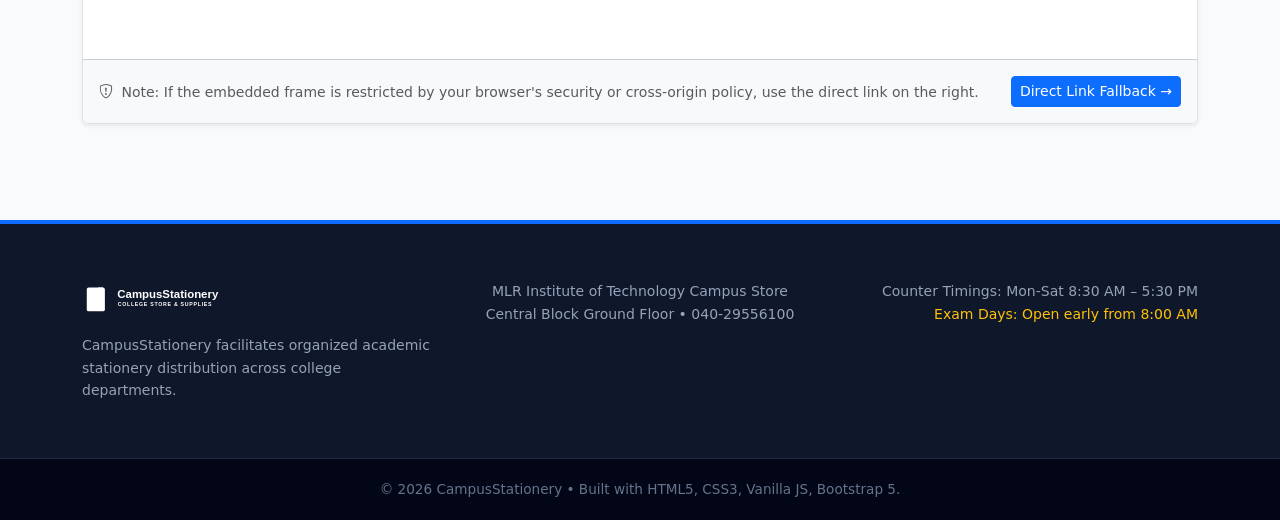
<file: campus-stationery/help.html>
<!DOCTYPE html>
<html lang="en">
<head>
  <meta charset="UTF-8">
  <meta name="viewport" content="width=device-width, initial-scale=1.0">
  <title>Help &amp; FAQ - CampusStationery</title>
  <!-- Bootstrap 5 CSS CDN -->
  <link href="https://cdn.jsdelivr.net/npm/bootstrap@5.3.3/dist/css/bootstrap.min.css" rel="stylesheet">
  <!-- Bootstrap Icons CDN -->
  <link href="https://cdn.jsdelivr.net/npm/bootstrap-icons@1.11.3/font/bootstrap-icons.min.css" rel="stylesheet">
  <!-- Custom CSS -->
  <link rel="stylesheet" href="css/style.css">
</head>
<body>

  <!-- Top Utility Header Bar with Dynamic Date & Time -->
  <header class="top-bar">
    <div class="container d-flex flex-wrap justify-content-between align-items-center">
      <div class="d-flex align-items-center gap-3">
        <span class="live-clock-badge" id="liveClock">
          <i class="bi bi-clock"></i> Loading campus time...
        </span>
        <span id="storeStatusBadge" class="badge bg-success-subtle text-success border border-success-subtle py-1 px-2">
          <span class="pulse-indicator me-1"></span> Store Open
        </span>
      </div>
      <div class="d-flex align-items-center gap-3">
        <span><i class="bi bi-geo-alt-fill text-warning me-1"></i> Central Block Ground Floor, Counter 1 &amp; 2</span>
        <a href="tel:04029556100" class="d-none d-md-inline"><i class="bi bi-telephone-fill me-1"></i> 040-29556100</a>
      </div>
    </div>
  </header>

  <!-- Main Navigation Bar -->
  <nav class="navbar navbar-expand-lg navbar-campus sticky-top">
    <div class="container">
      <a class="navbar-brand" href="index.html">
        <img src="assets/images/logo.svg" alt="CampusStationery Logo" class="brand-icon">
      </a>
      
      <button class="navbar-toggler" type="button" data-bs-toggle="collapse" data-bs-target="#mainNavbar" aria-controls="mainNavbar" aria-expanded="false" aria-label="Toggle navigation">
        <span class="navbar-toggler-icon"></span>
      </button>

      <div class="collapse navbar-collapse" id="mainNavbar">
        <ul class="navbar-nav me-auto mb-2 mb-lg-0">
          <li class="nav-item"><a class="nav-link" href="index.html">Home</a></li>
          <li class="nav-item"><a class="nav-link" href="products.html">All Stationery</a></li>
          <li class="nav-item dropdown">
            <a class="nav-link dropdown-toggle" href="#" role="button" data-bs-toggle="dropdown" aria-expanded="false">
              Categories
            </a>
            <ul class="dropdown-menu shadow-sm">
              <li><a class="dropdown-item" href="products.html?category=Writing+materials">Writing Materials</a></li>
              <li><a class="dropdown-item" href="products.html?category=Notebooks+and+record+books">Notebooks &amp; Records</a></li>
              <li><a class="dropdown-item" href="products.html?category=Drawing+supplies">Drawing Supplies</a></li>
              <li><a class="dropdown-item" href="products.html?category=Laboratory+supplies">Laboratory Supplies</a></li>
              <li><a class="dropdown-item" href="products.html?category=Engineering+stationery">Engineering Tools</a></li>
              <li><a class="dropdown-item" href="products.html?category=Exam+essentials">Exam Essentials</a></li>
            </ul>
          </li>
          <li class="nav-item"><a class="nav-link" href="orders.html">Track Orders</a></li>
          <li class="nav-item"><a class="nav-link" href="admin.html">Admin Portal</a></li>
          <li class="nav-item"><a class="nav-link" href="about.html">About Store</a></li>
          <li class="nav-item"><a class="nav-link active" href="help.html">Help &amp; FAQ</a></li>
          <li class="nav-item"><a class="nav-link" href="contact.html">Contact</a></li>
        </ul>

        <div class="d-flex align-items-center gap-2">
          <button type="button" class="btn btn-surprise btn-sm btn-trigger-surprise px-3" title="Pick a random stationery item">
            <i class="bi bi-stars me-1"></i> Surprise Me!
          </button>
          <button type="button" class="btn btn-outline-primary btn-sm" id="navbarUserBtn" data-bs-toggle="modal" data-bs-target="#studentRegModal">
            <i class="bi bi-person-circle me-1"></i> Student Login
          </button>
          <a href="cart.html" class="btn btn-primary btn-sm position-relative px-3" aria-label="Shopping Cart">
            <i class="bi bi-cart3 fs-6"></i>
            <span class="position-absolute top-0 start-100 translate-middle badge rounded-pill bg-danger cart-count-badge" style="display:none;">0</span>
          </a>
        </div>
      </div>
    </div>
  </nav>

  <!-- Page Header Breadcrumb -->
  <div class="bg-white border-bottom py-3">
    <div class="container">
      <nav aria-label="breadcrumb">
        <ol class="breadcrumb mb-0 small">
          <li class="breadcrumb-item"><a href="index.html">Home</a></li>
          <li class="breadcrumb-item active" aria-current="page">Help &amp; Ordering Guide</li>
        </ol>
      </nav>
      <h1 class="h3 fw-bold mt-2 mb-0">How-to-Order Guide &amp; Student Help Center</h1>
    </div>
  </div>

  <main class="py-5">
    <div class="container">

      <!-- Step-by-Step Shopping Workflow Guide -->
      <section class="mb-5">
        <div class="section-header text-center mb-4">
          <h2 class="h3 fw-bold">How Campus Stationery Ordering Works</h2>
          <p class="text-muted">A fast 4-step workflow to reserve your academic supplies and avoid counter queues</p>
        </div>

        <div class="row g-4">
          <div class="col-md-6 col-lg-3">
            <div class="card h-100 border p-3 shadow-sm text-center">
              <div class="rounded-circle bg-primary-subtle text-primary fw-bold mx-auto mb-3 d-flex align-items-center justify-content-center" style="width: 50px; height: 50px; font-size: 1.25rem;">
                1
              </div>
              <h5 class="fw-bold mb-2 fs-6">Browse &amp; Search</h5>
              <p class="text-muted small mb-0">
                Explore our catalog across writing pens, record books, drawing mini drafters, and exam kits. Filter by department or price limit.
              </p>
            </div>
          </div>

          <div class="col-md-6 col-lg-3">
            <div class="card h-100 border p-3 shadow-sm text-center">
              <div class="rounded-circle bg-primary-subtle text-primary fw-bold mx-auto mb-3 d-flex align-items-center justify-content-center" style="width: 50px; height: 50px; font-size: 1.25rem;">
                2
              </div>
              <h5 class="fw-bold mb-2 fs-6">Add to Cart &amp; Apply Coupon</h5>
              <p class="text-muted small mb-0">
                Select your required quantities. Enter student discount code <strong>CAMPUS10</strong> or <strong>EXAM15</strong> to apply subsidized savings.
              </p>
            </div>
          </div>

          <div class="col-md-6 col-lg-3">
            <div class="card h-100 border p-3 shadow-sm text-center">
              <div class="rounded-circle bg-primary-subtle text-primary fw-bold mx-auto mb-3 d-flex align-items-center justify-content-center" style="width: 50px; height: 50px; font-size: 1.25rem;">
                3
              </div>
              <h5 class="fw-bold mb-2 fs-6">Quick Student Checkout</h5>
              <p class="text-muted small mb-0">
                Enter your name, Roll Number, department, and choose your preferred campus pickup counter. Select Cash on Collection or UPI demo.
              </p>
            </div>
          </div>

          <div class="col-md-6 col-lg-3">
            <div class="card h-100 border p-3 shadow-sm text-center">
              <div class="rounded-circle bg-primary-subtle text-primary fw-bold mx-auto mb-3 d-flex align-items-center justify-content-center" style="width: 50px; height: 50px; font-size: 1.25rem;">
                4
              </div>
              <h5 class="fw-bold mb-2 fs-6">Track &amp; Collect</h5>
              <p class="text-muted small mb-0">
                Receive your unique Order ID. Track live status using the order milestone stepper. Collect at <strong>Counter 1</strong> within 10 minutes.
              </p>
            </div>
          </div>
        </div>
      </section>

      <!-- Frequently Asked Questions Accordion -->
      <section class="mb-5">
        <h3 class="fw-bold mb-3"><i class="bi bi-question-circle text-primary me-2"></i> Frequently Asked Questions (FAQ)</h3>
        
        <div class="accordion shadow-sm" id="helpFaqAccordion">
          <!-- Item 1 -->
          <div class="accordion-item">
            <h2 class="accordion-header" id="faqHeadingOne">
              <button class="accordion-button fw-semibold" type="button" data-bs-toggle="collapse" data-bs-target="#faqCollapseOne" aria-expanded="true" aria-controls="faqCollapseOne">
                How quickly will my stationery materials be ready for counter collection?
              </button>
            </h2>
            <div id="faqCollapseOne" class="accordion-collapse collapse show" aria-labelledby="faqHeadingOne" data-bs-parent="#helpFaqAccordion">
              <div class="accordion-body small text-secondary">
                Orders placed during regular store hours (8:30 AM &ndash; 5:30 PM) are packed immediately. You can collect your packed bundle from <strong>Counter 1 (Central Academic Block Ground Floor)</strong> within 10 to 15 minutes of placing your order.
              </div>
            </div>
          </div>

          <!-- Item 2 -->
          <div class="accordion-item">
            <h2 class="accordion-header" id="faqHeadingTwo">
              <button class="accordion-button collapsed fw-semibold" type="button" data-bs-toggle="collapse" data-bs-target="#faqCollapseTwo" aria-expanded="false" aria-controls="faqCollapseTwo">
                Are Casio scientific calculators and exam clipboards approved for semester exams?
              </button>
            </h2>
            <div id="faqCollapseTwo" class="accordion-collapse collapse" aria-labelledby="faqHeadingTwo" data-bs-parent="#helpFaqAccordion">
              <div class="accordion-body small text-secondary">
                Yes! Every stationery product cataloged in our store is verified against university examination cell regulations. The Casio fx-991CW is strictly non-programmable, and our acrylic writing clipboards and zipper pouches are 100% transparent as required in examination halls.
              </div>
            </div>
          </div>

          <!-- Item 3 -->
          <div class="accordion-item">
            <h2 class="accordion-header" id="faqHeadingThree">
              <button class="accordion-button collapsed fw-semibold" type="button" data-bs-toggle="collapse" data-bs-target="#faqCollapseThree" aria-expanded="false" aria-controls="faqCollapseThree">
                What is the exchange policy for laboratory coats or defective mini drafters?
              </button>
            </h2>
            <div id="faqCollapseThree" class="accordion-collapse collapse" aria-labelledby="faqHeadingThree" data-bs-parent="#helpFaqAccordion">
              <div class="accordion-body small text-secondary">
                If your lab coat size does not fit comfortably, or if a mini drafter clamp has any manufacturing defect, you can exchange it at <strong>Counter 2 within 7 academic days</strong> upon producing your demo order receipt or Order ID.
              </div>
            </div>
          </div>

          <!-- Item 4 -->
          <div class="accordion-item">
            <h2 class="accordion-header" id="faqHeadingFour">
              <button class="accordion-button collapsed fw-semibold" type="button" data-bs-toggle="collapse" data-bs-target="#faqCollapseFour" aria-expanded="false" aria-controls="faqCollapseFour">
                Can a classmate collect my stationery order on my behalf?
              </button>
            </h2>
            <div id="faqCollapseFour" class="accordion-collapse collapse" aria-labelledby="faqHeadingFour" data-bs-parent="#helpFaqAccordion">
              <div class="accordion-body small text-secondary">
                Yes. Your representative simply needs to show the digital confirmation screen or mention your unique Order ID (e.g., <code>CS-ORD-2026-1042</code>) and Student Roll Number at the collection desk.
              </div>
            </div>
          </div>

          <!-- Item 5 -->
          <div class="accordion-item">
            <h2 class="accordion-header" id="faqHeadingFive">
              <button class="accordion-button collapsed fw-semibold" type="button" data-bs-toggle="collapse" data-bs-target="#faqCollapseFive" aria-expanded="false" aria-controls="faqCollapseFive">
                How do bulk discounts for semester projects and student clubs work?
              </button>
            </h2>
            <div id="faqCollapseFive" class="accordion-collapse collapse" aria-labelledby="faqHeadingFive" data-bs-parent="#helpFaqAccordion">
              <div class="accordion-body small text-secondary">
                When ordering 5 or more units of practical record books, drawing sheets, or pens, an automatic bulk discount (5% to 10%) is calculated instantly. Use our Smart Cost Calculator on the home page to estimate your project budget.
              </div>
            </div>
          </div>
        </div>
      </section>

      <!-- Embedded Informational Webpage (iframe with fallback link) -->
      <section class="card border shadow-sm mb-5">
        <div class="card-header bg-white py-3 d-flex flex-wrap justify-content-between align-items-center gap-2">
          <div>
            <h5 class="fw-bold mb-0 fs-6"><i class="bi bi-window-sidebar text-primary me-2"></i> External Academic Stationery Guidelines &amp; Knowledge Base</h5>
            <small class="text-muted">Live embedded reference documentation on academic writing &amp; stationery standards</small>
          </div>
          <a href="https://en.wikipedia.org/wiki/Stationery" target="_blank" rel="noopener noreferrer" class="btn btn-outline-primary btn-sm fw-semibold">
            <i class="bi bi-box-arrow-up-right me-1"></i> Open in New Tab
          </a>
        </div>
        <div class="card-body p-0">
          <!-- Embedded iframe -->
          <div class="ratio ratio-16x9" style="max-height: 480px;">
            <iframe src="https://en.wikipedia.org/wiki/Stationery" title="Stationery Knowledge Base" sandbox="allow-same-origin allow-scripts allow-popups" loading="lazy"></iframe>
          </div>
        </div>
        <div class="card-footer bg-light py-3 d-flex flex-wrap justify-content-between align-items-center">
          <small class="text-muted">
            <i class="bi bi-shield-exclamation me-1"></i> Note: If the embedded frame is restricted by your browser's security or cross-origin policy, use the direct link on the right.
          </small>
          <a href="https://en.wikipedia.org/wiki/Stationery" target="_blank" rel="noopener noreferrer" class="btn btn-primary btn-sm">
            Direct Link Fallback &rarr;
          </a>
        </div>
      </section>

    </div>
  </main>

  <!-- Footer -->
  <footer class="footer-campus">
    <div class="container">
      <div class="row g-4">
        <div class="col-lg-4">
          <img src="assets/images/logo.svg" alt="CampusStationery" style="height: 38px; filter: brightness(0) invert(1);" class="mb-3">
          <p class="small text-slate-400">CampusStationery facilitates organized academic stationery distribution across college departments.</p>
        </div>
        <div class="col-lg-4 text-center">
          <div class="small text-slate-400">
            <div>MLR Institute of Technology Campus Store</div>
            <div>Central Block Ground Floor &bull; 040-29556100</div>
          </div>
        </div>
        <div class="col-lg-4 text-lg-end">
          <div class="small text-slate-400">
            <div>Counter Timings: Mon-Sat 8:30 AM &ndash; 5:30 PM</div>
            <div class="text-warning">Exam Days: Open early from 8:00 AM</div>
          </div>
        </div>
      </div>
    </div>
    <div class="footer-bottom">
      <div class="container text-center">
        &copy; 2026 CampusStationery &bull; Built with HTML5, CSS3, Vanilla JS, Bootstrap 5.
      </div>
    </div>
  </footer>

  <!-- Common Modals -->
  <div class="modal fade" id="studentRegModal" tabindex="-1" aria-hidden="true">
    <div class="modal-dialog modal-dialog-centered">
      <div class="modal-content">
        <div class="modal-header bg-primary text-white">
          <h5 class="modal-title">Student Registration</h5>
          <button type="button" class="btn-close btn-close-white" data-bs-dismiss="modal"></button>
        </div>
        <form id="studentRegForm">
          <div class="modal-body">
            <div class="mb-3"><label class="form-label fw-semibold">Name</label><input type="text" class="form-control" id="regName" required></div>
            <div class="mb-3"><label class="form-label fw-semibold">Email</label><input type="email" class="form-control" id="regEmail" required></div>
            <div class="mb-3"><label class="form-label fw-semibold">Mobile</label><input type="tel" class="form-control" id="regPhone" maxlength="10" required></div>
            <div class="mb-3"><label class="form-label fw-semibold">Password</label><input type="password" class="form-control" id="regPassword" required></div>
            <div class="mb-3"><label class="form-label fw-semibold">Department</label><select class="form-select" id="regDepartment" required><option value="CSE">CSE</option><option value="ECE">ECE</option><option value="IT">IT</option></select></div>
          </div>
          <div class="modal-footer"><button type="submit" class="btn btn-primary">Save Profile</button></div>
        </form>
      </div>
    </div>
  </div>

  <div class="toast-container-campus" id="toastContainer"></div>

  <!-- Scripts -->
  <script src="https://cdn.jsdelivr.net/npm/bootstrap@5.3.3/dist/js/bootstrap.bundle.min.js"></script>
  <script src="js/utilities.js"></script>
  <script src="js/validation.js"></script>
  <script src="js/products.js"></script>
  <script src="js/cart.js"></script>
  <script src="js/checkout.js"></script>
  <script src="js/admin.js"></script>
  <script src="js/app.js"></script>
</body>
</html>
</file>
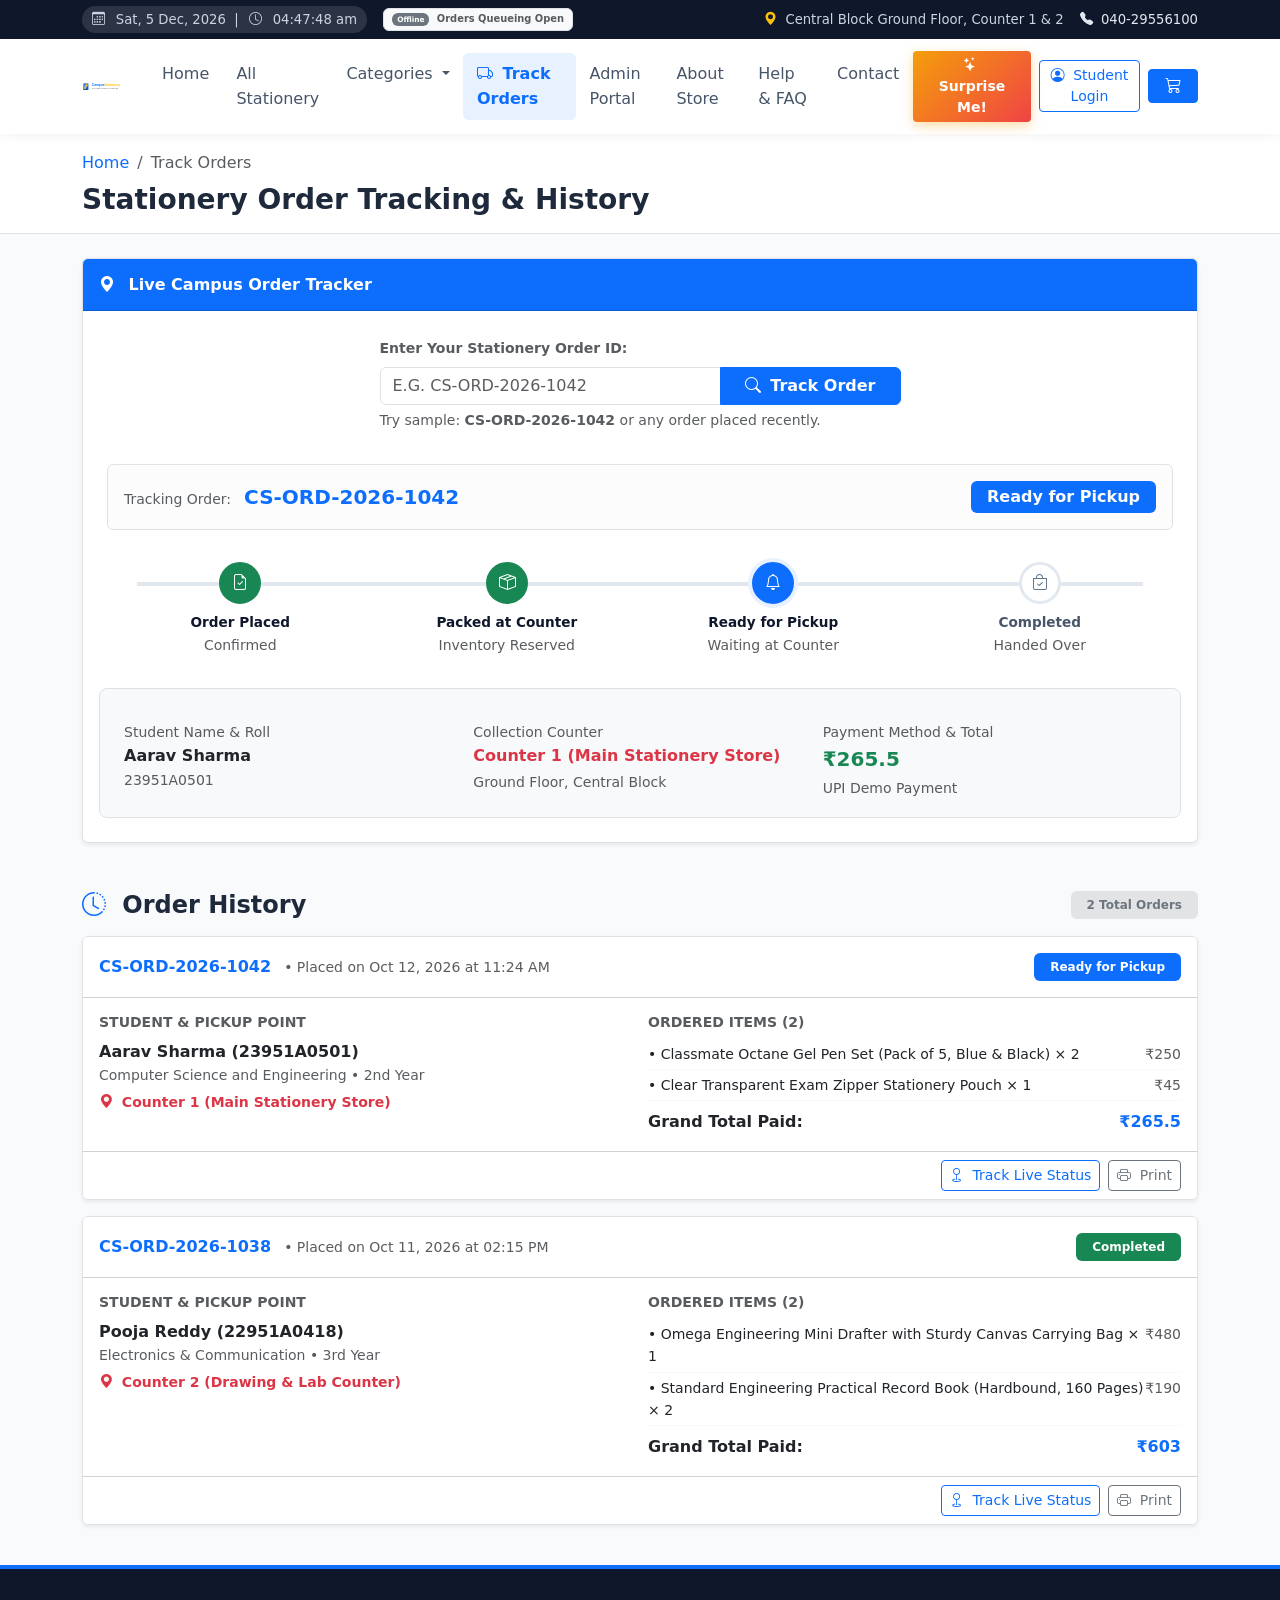
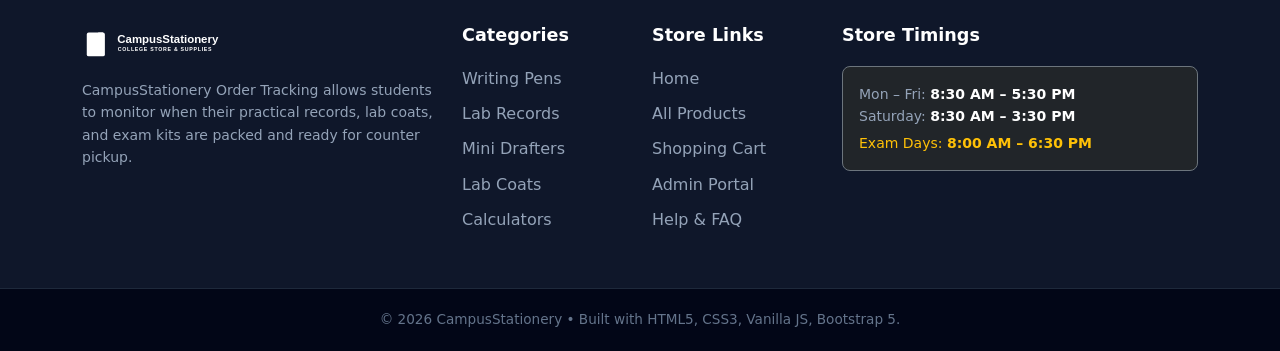
<file: campus-stationery/orders.html>
<!DOCTYPE html>
<html lang="en">
<head>
  <meta charset="UTF-8">
  <meta name="viewport" content="width=device-width, initial-scale=1.0">
  <title>Track Orders &amp; Order History - CampusStationery</title>
  <!-- Bootstrap 5 CSS CDN -->
  <link href="https://cdn.jsdelivr.net/npm/bootstrap@5.3.3/dist/css/bootstrap.min.css" rel="stylesheet">
  <!-- Bootstrap Icons CDN -->
  <link href="https://cdn.jsdelivr.net/npm/bootstrap-icons@1.11.3/font/bootstrap-icons.min.css" rel="stylesheet">
  <!-- Custom CSS -->
  <link rel="stylesheet" href="css/style.css">
</head>
<body>

  <!-- Top Utility Header Bar with Dynamic Date & Time -->
  <header class="top-bar">
    <div class="container d-flex flex-wrap justify-content-between align-items-center">
      <div class="d-flex align-items-center gap-3">
        <span class="live-clock-badge" id="liveClock">
          <i class="bi bi-clock"></i> Loading campus time...
        </span>
        <span id="storeStatusBadge" class="badge bg-success-subtle text-success border border-success-subtle py-1 px-2">
          <span class="pulse-indicator me-1"></span> Store Open
        </span>
      </div>
      <div class="d-flex align-items-center gap-3">
        <span><i class="bi bi-geo-alt-fill text-warning me-1"></i> Central Block Ground Floor, Counter 1 &amp; 2</span>
        <a href="tel:04029556100" class="d-none d-md-inline"><i class="bi bi-telephone-fill me-1"></i> 040-29556100</a>
      </div>
    </div>
  </header>

  <!-- Main Navigation Bar -->
  <nav class="navbar navbar-expand-lg navbar-campus sticky-top">
    <div class="container">
      <a class="navbar-brand" href="index.html">
        <img src="assets/images/logo.svg" alt="CampusStationery Logo" class="brand-icon">
      </a>
      
      <button class="navbar-toggler" type="button" data-bs-toggle="collapse" data-bs-target="#mainNavbar" aria-controls="mainNavbar" aria-expanded="false" aria-label="Toggle navigation">
        <span class="navbar-toggler-icon"></span>
      </button>

      <div class="collapse navbar-collapse" id="mainNavbar">
        <ul class="navbar-nav me-auto mb-2 mb-lg-0">
          <li class="nav-item"><a class="nav-link" href="index.html">Home</a></li>
          <li class="nav-item"><a class="nav-link" href="products.html">All Stationery</a></li>
          <li class="nav-item dropdown">
            <a class="nav-link dropdown-toggle" href="#" role="button" data-bs-toggle="dropdown" aria-expanded="false">
              Categories
            </a>
            <ul class="dropdown-menu shadow-sm">
              <li><a class="dropdown-item" href="products.html?category=Writing+materials">Writing Materials</a></li>
              <li><a class="dropdown-item" href="products.html?category=Notebooks+and+record+books">Notebooks &amp; Records</a></li>
              <li><a class="dropdown-item" href="products.html?category=Drawing+supplies">Drawing Supplies</a></li>
              <li><a class="dropdown-item" href="products.html?category=Laboratory+supplies">Laboratory Supplies</a></li>
              <li><a class="dropdown-item" href="products.html?category=Engineering+stationery">Engineering Tools</a></li>
              <li><a class="dropdown-item" href="products.html?category=Exam+essentials">Exam Essentials</a></li>
            </ul>
          </li>
          <li class="nav-item"><a class="nav-link active" href="orders.html"><i class="bi bi-truck me-1"></i> Track Orders</a></li>
          <li class="nav-item"><a class="nav-link" href="admin.html">Admin Portal</a></li>
          <li class="nav-item"><a class="nav-link" href="about.html">About Store</a></li>
          <li class="nav-item"><a class="nav-link" href="help.html">Help &amp; FAQ</a></li>
          <li class="nav-item"><a class="nav-link" href="contact.html">Contact</a></li>
        </ul>

        <div class="d-flex align-items-center gap-2">
          <button type="button" class="btn btn-surprise btn-sm btn-trigger-surprise px-3" title="Pick a random stationery item">
            <i class="bi bi-stars me-1"></i> Surprise Me!
          </button>
          <button type="button" class="btn btn-outline-primary btn-sm" id="navbarUserBtn" data-bs-toggle="modal" data-bs-target="#studentRegModal">
            <i class="bi bi-person-circle me-1"></i> Student Login
          </button>
          <a href="cart.html" class="btn btn-primary btn-sm position-relative px-3" aria-label="Shopping Cart">
            <i class="bi bi-cart3 fs-6"></i>
            <span class="position-absolute top-0 start-100 translate-middle badge rounded-pill bg-danger cart-count-badge" style="display:none;">0</span>
          </a>
        </div>
      </div>
    </div>
  </nav>

  <!-- Page Header Breadcrumb -->
  <div class="bg-white border-bottom py-3">
    <div class="container">
      <nav aria-label="breadcrumb">
        <ol class="breadcrumb mb-0 small">
          <li class="breadcrumb-item"><a href="index.html">Home</a></li>
          <li class="breadcrumb-item active" aria-current="page">Track Orders</li>
        </ol>
      </nav>
      <h1 class="h3 fw-bold mt-2 mb-0">Stationery Order Tracking &amp; History</h1>
    </div>
  </div>

  <main class="py-4">
    <div class="container">

      <!-- SECTION 1: LIVE ORDER TRACKER WIDGET -->
      <section class="card border shadow-sm mb-5">
        <div class="card-header bg-primary text-white py-3">
          <h5 class="fw-bold mb-0 fs-6"><i class="bi bi-geo-alt-fill me-2"></i> Live Campus Order Tracker</h5>
        </div>
        <div class="card-body p-4">
          
          <div class="row justify-content-center mb-4">
            <div class="col-md-8 col-lg-6">
              <label for="trackOrderIdInput" class="form-label fw-semibold small text-muted">Enter Your Stationery Order ID:</label>
              <div class="input-group">
                <input type="text" id="trackOrderIdInput" class="form-control text-uppercase" placeholder="e.g. CS-ORD-2026-1042">
                <button class="btn btn-primary fw-bold px-4" type="button" id="trackOrderBtn">
                  <i class="bi bi-search me-1"></i> Track Order
                </button>
              </div>
              <div class="form-text small text-muted">Try sample: <strong>CS-ORD-2026-1042</strong> or any order placed recently.</div>
            </div>
          </div>

          <!-- Stepper Container -->
          <div id="trackerResultBox" style="display: none;" class="pt-2">
            
            <div class="alert alert-light border d-flex flex-wrap justify-content-between align-items-center mb-4">
              <div>
                <span class="text-muted small">Tracking Order:</span>
                <span class="fw-bold text-primary fs-5 ms-2" id="trackedOrderNumber">CS-ORD-2026-1042</span>
              </div>
              <div>
                <span class="badge bg-primary px-3 py-2 fs-6" id="trackedOrderStatusBadge">Order Status</span>
              </div>
            </div>

            <!-- Stepper Progress Bar -->
            <div class="tracking-stepper">
              <div class="tracking-step" id="step1">
                <div class="step-circle"><i class="bi bi-file-earmark-check"></i></div>
                <div class="step-label">Order Placed</div>
                <small class="text-muted d-block" id="step1Time">Confirmed</small>
              </div>
              <div class="tracking-step" id="step2">
                <div class="step-circle"><i class="bi bi-box-seam"></i></div>
                <div class="step-label">Packed at Counter</div>
                <small class="text-muted d-block" id="step2Time">Inventory Reserved</small>
              </div>
              <div class="tracking-step" id="step3">
                <div class="step-circle"><i class="bi bi-bell"></i></div>
                <div class="step-label">Ready for Pickup</div>
                <small class="text-muted d-block" id="step3Time">Waiting at Counter</small>
              </div>
              <div class="tracking-step" id="step4">
                <div class="step-circle"><i class="bi bi-bag-check"></i></div>
                <div class="step-label">Completed</div>
                <small class="text-muted d-block" id="step4Time">Handed Over</small>
              </div>
            </div>

            <!-- Tracked Order Information Grid -->
            <div class="row g-3 p-3 bg-light rounded-3 border mt-3">
              <div class="col-md-4">
                <small class="text-muted d-block">Student Name &amp; Roll</small>
                <div class="fw-bold" id="trackedStudentName">Student Name</div>
                <div class="small text-muted" id="trackedStudentRoll">Roll No</div>
              </div>
              <div class="col-md-4">
                <small class="text-muted d-block">Collection Counter</small>
                <div class="fw-semibold text-danger" id="trackedPickupLocation">Counter 1</div>
                <small class="text-muted">Ground Floor, Central Block</small>
              </div>
              <div class="col-md-4">
                <small class="text-muted d-block">Payment Method &amp; Total</small>
                <div class="fw-bold text-success fs-5" id="trackedTotalAmount">&#8377;0</div>
                <small class="text-muted" id="trackedPaymentMethod">Method</small>
              </div>
            </div>

          </div>

          <div id="trackerNotFoundBox" class="alert alert-warning text-center mt-3" style="display: none;">
            <i class="bi bi-exclamation-triangle-fill me-2"></i> No order found with the provided Order ID. Please check your spelling or place a new order.
          </div>

        </div>
      </section>

      <!-- SECTION 2: ALL RECENT ORDERS HISTORY -->
      <section>
        <div class="d-flex justify-content-between align-items-center mb-3">
          <h2 class="h4 fw-bold mb-0"><i class="bi bi-clock-history me-2 text-primary"></i> Order History</h2>
          <span class="badge bg-secondary-subtle text-secondary px-3 py-2" id="ordersCountBadge">0 Total Orders</span>
        </div>

        <div id="ordersListContainer">
          <!-- Dynamically populated via orders renderer -->
        </div>

        <div id="ordersEmptyState" class="text-center py-5 bg-white rounded-3 border shadow-sm" style="display: none;">
          <i class="bi bi-journal-x fs-1 text-muted d-block mb-3"></i>
          <h4 class="fw-bold">No Past Orders Found</h4>
          <p class="text-muted mb-3">You haven't placed any stationery orders in this browser yet.</p>
          <a href="products.html" class="btn btn-primary px-4 fw-semibold">
            <i class="bi bi-bag-plus me-1"></i> Order Stationery Supplies
          </a>
        </div>
      </section>

    </div>
  </main>

  <!-- Footer -->
  <footer class="footer-campus">
    <div class="container">
      <div class="row g-4">
        <div class="col-lg-4 col-md-6">
          <img src="assets/images/logo.svg" alt="CampusStationery" style="height: 38px; filter: brightness(0) invert(1);" class="mb-3">
          <p class="small text-slate-400 mb-3">
            CampusStationery Order Tracking allows students to monitor when their practical records, lab coats, and exam kits are packed and ready for counter pickup.
          </p>
        </div>
        <div class="col-lg-2 col-md-6 col-6">
          <h5>Categories</h5>
          <ul>
            <li><a href="products.html?category=Writing+materials">Writing Pens</a></li>
            <li><a href="products.html?category=Notebooks+and+record+books">Lab Records</a></li>
            <li><a href="products.html?category=Drawing+supplies">Mini Drafters</a></li>
            <li><a href="products.html?category=Laboratory+supplies">Lab Coats</a></li>
            <li><a href="products.html?category=Engineering+stationery">Calculators</a></li>
          </ul>
        </div>
        <div class="col-lg-2 col-md-6 col-6">
          <h5>Store Links</h5>
          <ul>
            <li><a href="index.html">Home</a></li>
            <li><a href="products.html">All Products</a></li>
            <li><a href="cart.html">Shopping Cart</a></li>
            <li><a href="admin.html">Admin Portal</a></li>
            <li><a href="help.html">Help &amp; FAQ</a></li>
          </ul>
        </div>
        <div class="col-lg-4 col-md-6">
          <h5>Store Timings</h5>
          <div class="bg-dark p-3 rounded-3 border border-secondary small">
            <div>Mon &ndash; Fri: <strong class="text-white">8:30 AM &ndash; 5:30 PM</strong></div>
            <div>Saturday: <strong class="text-white">8:30 AM &ndash; 3:30 PM</strong></div>
            <div class="text-warning mt-1">Exam Days: <strong>8:00 AM &ndash; 6:30 PM</strong></div>
          </div>
        </div>
      </div>
    </div>
    <div class="footer-bottom">
      <div class="container text-center">
        &copy; 2026 CampusStationery &bull; Built with HTML5, CSS3, Vanilla JS, Bootstrap 5.
      </div>
    </div>
  </footer>

  <div class="toast-container-campus" id="toastContainer"></div>

  <!-- Scripts -->
  <script src="https://cdn.jsdelivr.net/npm/bootstrap@5.3.3/dist/js/bootstrap.bundle.min.js"></script>
  <script src="js/utilities.js"></script>
  <script src="js/validation.js"></script>
  <script src="js/products.js"></script>
  <script src="js/cart.js"></script>
  <script src="js/checkout.js"></script>
  <script src="js/admin.js"></script>
  <script src="js/app.js"></script>

  <!-- Orders Page Logic -->
  <script>
    function renderOrdersHistory() {
      const orders = getStorage('campus_orders', []);
      const container = document.getElementById('ordersListContainer');
      const emptyState = document.getElementById('ordersEmptyState');
      const countBadge = document.getElementById('ordersCountBadge');

      if (countBadge) countBadge.textContent = `${orders.length} Total Orders`;

      if (!container || !emptyState) return;

      if (orders.length === 0) {
        container.innerHTML = '';
        emptyState.style.display = 'block';
        return;
      }

      emptyState.style.display = 'none';
      container.innerHTML = '';

      orders.forEach(order => {
        const statusBadgeClass = order.status === 'Completed' ? 'bg-success' :
                                 order.status === 'Ready for Pickup' ? 'bg-primary' :
                                 order.status === 'Packed at Counter' ? 'bg-info text-dark' :
                                 order.status === 'Cancelled' ? 'bg-danger' : 'bg-warning text-dark';

        const itemsHTML = order.items.map(i => `
          <div class="d-flex justify-content-between small py-1 border-bottom border-light">
            <span>&bull; ${i.name} &times; ${i.quantity}</span>
            <span class="text-muted">${formatINR(i.subtotal)}</span>
          </div>
        `).join('');

        const card = document.createElement('div');
        card.className = 'card border shadow-sm mb-3';
        card.innerHTML = `
          <div class="card-header bg-white py-3 d-flex flex-wrap justify-content-between align-items-center gap-2">
            <div>
              <span class="fw-bold text-primary fs-6">${order.orderId}</span>
              <span class="text-muted small ms-2">&bull; Placed on ${order.orderDate} at ${order.orderTime}</span>
            </div>
            <div>
              <span class="badge ${statusBadgeClass} px-3 py-2 fw-semibold">${order.status}</span>
            </div>
          </div>
          <div class="card-body">
            <div class="row g-3">
              <div class="col-md-6">
                <h6 class="fw-bold small text-muted text-uppercase mb-2">Student &amp; Pickup Point</h6>
                <div class="fw-semibold">${order.customer.name} (${order.customer.rollNo})</div>
                <small class="text-muted d-block">${order.customer.department} &bull; ${order.customer.year}</small>
                <div class="small mt-1 text-danger fw-semibold">
                  <i class="bi bi-geo-alt-fill me-1"></i> ${order.pickupPoint}
                </div>
              </div>
              <div class="col-md-6 border-start-md">
                <h6 class="fw-bold small text-muted text-uppercase mb-2">Ordered Items (${order.items.length})</h6>
                ${itemsHTML}
                <div class="d-flex justify-content-between fw-bold pt-2">
                  <span>Grand Total Paid:</span>
                  <span class="text-primary">${formatINR(order.finalTotal)}</span>
                </div>
              </div>
            </div>
          </div>
          <div class="card-footer bg-white py-2 d-flex justify-content-end gap-2">
            <button type="button" class="btn btn-outline-primary btn-sm" onclick="trackSingleOrder('${order.orderId}')">
              <i class="bi bi-geo me-1"></i> Track Live Status
            </button>
            <button type="button" class="btn btn-outline-secondary btn-sm" onclick="window.print()">
              <i class="bi bi-printer me-1"></i> Print
            </button>
          </div>
        `;
        container.appendChild(card);
      });
    }

    function trackSingleOrder(orderId) {
      const input = document.getElementById('trackOrderIdInput');
      if (input) {
        input.value = orderId;
      }
      executeOrderTracking(orderId);
      window.scrollTo({ top: 150, behavior: 'smooth' });
    }

    function executeOrderTracking(orderId) {
      if (!orderId) {
        const input = document.getElementById('trackOrderIdInput');
        orderId = input ? input.value.trim().toUpperCase() : '';
      }

      const resultBox = document.getElementById('trackerResultBox');
      const notFoundBox = document.getElementById('trackerNotFoundBox');
      if (!orderId) {
        showToast('Please enter an Order ID to track.', 'warning');
        return;
      }

      const orders = getStorage('campus_orders', []);
      const order = orders.find(o => o.orderId.toUpperCase() === orderId.toUpperCase());

      if (!order) {
        if (resultBox) resultBox.style.display = 'none';
        if (notFoundBox) notFoundBox.style.display = 'block';
        return;
      }

      if (notFoundBox) notFoundBox.style.display = 'none';
      if (resultBox) resultBox.style.display = 'block';

      document.getElementById('trackedOrderNumber').textContent = order.orderId;
      document.getElementById('trackedStudentName').textContent = order.customer.name;
      document.getElementById('trackedStudentRoll').textContent = order.customer.rollNo;
      document.getElementById('trackedPickupLocation').textContent = order.pickupPoint;
      document.getElementById('trackedTotalAmount').textContent = formatINR(order.finalTotal);
      document.getElementById('trackedPaymentMethod').textContent = order.paymentMethod;

      const badge = document.getElementById('trackedOrderStatusBadge');
      badge.textContent = order.status;

      // Update stepper stages
      const s1 = document.getElementById('step1');
      const s2 = document.getElementById('step2');
      const s3 = document.getElementById('step3');
      const s4 = document.getElementById('step4');

      [s1, s2, s3, s4].forEach(s => s.className = 'tracking-step');

      if (order.status === 'Order Placed') {
        s1.classList.add('active');
      } else if (order.status === 'Packed at Counter') {
        s1.classList.add('completed');
        s2.classList.add('active');
      } else if (order.status === 'Ready for Pickup') {
        s1.classList.add('completed');
        s2.classList.add('completed');
        s3.classList.add('active');
      } else if (order.status === 'Completed') {
        s1.classList.add('completed');
        s2.classList.add('completed');
        s3.classList.add('completed');
        s4.classList.add('completed');
      } else if (order.status === 'Cancelled') {
        badge.className = 'badge bg-danger px-3 py-2 fs-6';
      }
    }

    document.addEventListener('DOMContentLoaded', () => {
      renderOrdersHistory();

      const trackBtn = document.getElementById('trackOrderBtn');
      if (trackBtn) {
        trackBtn.addEventListener('click', () => executeOrderTracking());
      }

      // Check if URL has ?orderId= parameter
      const urlParams = new URLSearchParams(window.location.search);
      const queryOrderId = urlParams.get('orderId');
      if (queryOrderId) {
        trackSingleOrder(queryOrderId);
      } else {
        // Track the first order by default for immediate visualization
        const orders = getStorage('campus_orders', []);
        if (orders.length > 0) {
          executeOrderTracking(orders[0].orderId);
        }
      }
    });
  </script>
</body>
</html>
</file>
<file: campus-stationery/css/style.css>
/* ==========================================================================
   CampusStationery - Custom Stylesheet
   Theme: Clean Blue, White & Light-Grey (Modern Academic Store)
   ========================================================================== */

:root {
  --primary-color: #0d6efd;
  --primary-hover: #0b5ed7;
  --primary-dark: #0a58ca;
  --primary-light: #e7f1ff;
  --secondary-color: #475569;
  --accent-color: #ffc107;
  --accent-hover: #e0a800;
  --bg-light: #f8fafc;
  --bg-subtle: #f1f5f9;
  --surface-white: #ffffff;
  --text-dark: #1e293b;
  --text-muted: #64748b;
  --border-color: #e2e8f0;
  --success-color: #198754;
  --warning-color: #fd7e14;
  --danger-color: #dc3545;
  --card-shadow: 0 4px 12px rgba(13, 110, 253, 0.06);
  --card-shadow-hover: 0 12px 24px rgba(13, 110, 253, 0.14);
  --radius-sm: 6px;
  --radius-md: 10px;
  --radius-lg: 16px;
  --transition-smooth: all 0.25s ease-in-out;
}

/* Base & Global Typography */
body {
  font-family: 'Segoe UI', system-ui, -apple-system, BlinkMacSystemFont, Roboto, Helvetica, Arial, sans-serif;
  color: var(--text-dark);
  background-color: var(--bg-light);
  line-height: 1.6;
  min-height: 100vh;
  display: flex;
  flex-direction: column;
}

main {
  flex: 1 0 auto;
}

/* Hyperlink Styling with full pseudo-states */
a {
  color: var(--primary-color);
  text-decoration: none;
  transition: var(--transition-smooth);
}

a:visited {
  color: #59359a;
}

a.text-reset:visited,
.nav-link:visited,
.btn:visited,
.dropdown-item:visited,
.card a:visited {
  color: inherit;
}

a:hover {
  color: var(--primary-hover);
  text-decoration: underline;
}

a:active {
  color: var(--primary-dark);
}

a:focus-visible {
  outline: 2px solid var(--primary-color);
  outline-offset: 2px;
}

/* Navbar & Brand */
.navbar-campus {
  background-color: var(--surface-white);
  box-shadow: 0 2px 10px rgba(0, 0, 0, 0.05);
  padding: 0.75rem 0;
  transition: var(--transition-smooth);
}

.navbar-brand {
  display: flex;
  align-items: center;
  font-weight: 700;
  font-size: 1.35rem;
  color: var(--primary-color) !important;
  letter-spacing: -0.3px;
}

.brand-icon {
  width: 40px;
  height: 40px;
  margin-right: 0.65rem;
  object-fit: contain;
}

.brand-text span {
  color: #fd7e14;
}

.nav-link {
  font-weight: 500;
  color: var(--secondary-color) !important;
  padding: 0.5rem 0.85rem !important;
  border-radius: var(--radius-sm);
  transition: var(--transition-smooth);
}

.nav-link:hover {
  color: var(--primary-color) !important;
  background-color: var(--primary-light);
  text-decoration: none;
}

.nav-link.active {
  color: var(--primary-color) !important;
  background-color: var(--primary-light);
  font-weight: 600;
}

/* Top Utility Header Bar */
.top-bar {
  background-color: #0f172a;
  color: #cbd5e1;
  font-size: 0.825rem;
  padding: 0.35rem 0;
}

.top-bar a {
  color: #e2e8f0;
}

.top-bar a:hover {
  color: #ffffff;
  text-decoration: none;
}

.live-clock-badge {
  background: rgba(255, 255, 255, 0.12);
  padding: 0.2rem 0.65rem;
  border-radius: 20px;
  display: inline-flex;
  align-items: center;
  gap: 0.4rem;
}

.pulse-indicator {
  width: 8px;
  height: 8px;
  background-color: #22c55e;
  border-radius: 50%;
  display: inline-block;
  box-shadow: 0 0 0 rgba(34, 197, 94, 0.6);
  animation: pulse 1.8s infinite;
}

@keyframes pulse {
  0% { transform: scale(0.95); box-shadow: 0 0 0 0 rgba(34, 197, 94, 0.7); }
  70% { transform: scale(1); box-shadow: 0 0 0 6px rgba(34, 197, 94, 0); }
  100% { transform: scale(0.95); box-shadow: 0 0 0 0 rgba(34, 197, 94, 0); }
}

/* Cart badge indicator */
.cart-badge-pill {
  font-size: 0.75rem;
  position: absolute;
  top: -6px;
  right: -8px;
}

/* Hero Section */
.hero-section {
  background: linear-gradient(135deg, #eff6ff 0%, #dbeafe 50%, #f0fdf4 100%);
  border-bottom: 1px solid var(--border-color);
  padding: 3.5rem 0 3rem 0;
  position: relative;
  overflow: hidden;
}

.hero-title {
  font-weight: 800;
  color: #0f172a;
  line-height: 1.2;
}

.hero-subtitle {
  font-size: 1.15rem;
  color: var(--secondary-color);
}

.hero-img-wrapper img {
  max-height: 340px;
  filter: drop-shadow(0 15px 25px rgba(13, 110, 253, 0.12));
}

/* Category Cards */
.category-card {
  background: var(--surface-white);
  border: 1px solid var(--border-color);
  border-radius: var(--radius-md);
  padding: 1.25rem;
  text-align: center;
  transition: var(--transition-smooth);
  cursor: pointer;
  height: 100%;
  display: flex;
  flex-direction: column;
  justify-content: center;
  align-items: center;
}

.category-card:hover {
  transform: translateY(-6px);
  box-shadow: var(--card-shadow-hover);
  border-color: var(--primary-color);
  text-decoration: none;
}

.category-icon-wrapper {
  width: 70px;
  height: 70px;
  border-radius: 50%;
  background: var(--bg-subtle);
  display: flex;
  align-items: center;
  justify-content: center;
  margin-bottom: 0.75rem;
  transition: var(--transition-smooth);
}

.category-card:hover .category-icon-wrapper {
  background: var(--primary-light);
  transform: scale(1.08);
}

.category-icon-wrapper img {
  width: 44px;
  height: 44px;
  object-fit: contain;
}

.category-card h6 {
  font-weight: 700;
  color: var(--text-dark);
  margin-bottom: 0.25rem;
}

.category-card small {
  color: var(--text-muted);
}

/* Product Cards */
.product-card {
  background: var(--surface-white);
  border: 1px solid var(--border-color);
  border-radius: var(--radius-md);
  overflow: hidden;
  transition: var(--transition-smooth);
  display: flex;
  flex-direction: column;
  height: 100%;
  position: relative;
}

.product-card:hover {
  transform: translateY(-5px);
  box-shadow: var(--card-shadow-hover);
  border-color: #93c5fd;
}

.product-badge {
  position: absolute;
  top: 12px;
  left: 12px;
  z-index: 2;
  font-size: 0.75rem;
  font-weight: 600;
  padding: 0.35rem 0.65rem;
  border-radius: 20px;
  box-shadow: 0 2px 6px rgba(0,0,0,0.1);
}

.product-img-container {
  height: 190px;
  background: #f8fafc;
  display: flex;
  align-items: center;
  justify-content: center;
  padding: 1rem;
  position: relative;
  overflow: hidden;
  cursor: pointer;
}

.product-img-container img {
  max-height: 100%;
  max-width: 100%;
  object-fit: contain;
  transition: transform 0.3s ease;
}

.product-card:hover .product-img-container img {
  transform: scale(1.06);
}

.product-card-body {
  padding: 1.15rem;
  display: flex;
  flex-direction: column;
  flex-grow: 1;
}

.product-category-label {
  font-size: 0.75rem;
  text-transform: uppercase;
  letter-spacing: 0.5px;
  color: var(--primary-color);
  font-weight: 600;
  margin-bottom: 0.35rem;
}

.product-title {
  font-size: 1rem;
  font-weight: 600;
  color: var(--text-dark);
  margin-bottom: 0.5rem;
  line-height: 1.35;
  height: 2.7rem;
  overflow: hidden;
  display: -webkit-box;
  -webkit-line-clamp: 2;
  -webkit-box-orient: vertical;
}

.product-title a {
  color: inherit;
  text-decoration: none;
}

.product-title a:hover {
  color: var(--primary-color);
}

.product-rating {
  font-size: 0.8rem;
  color: #f59e0b;
  margin-bottom: 0.65rem;
}

.product-price-row {
  display: flex;
  align-items: baseline;
  gap: 0.5rem;
  margin-bottom: 0.75rem;
}

.product-price {
  font-size: 1.25rem;
  font-weight: 700;
  color: #0f172a;
}

.product-original-price {
  font-size: 0.85rem;
  color: var(--text-muted);
  text-decoration: line-through;
}

.product-stock-status {
  font-size: 0.75rem;
  font-weight: 600;
  margin-bottom: 0.85rem;
}

.product-card-footer {
  margin-top: auto;
  display: flex;
  gap: 0.5rem;
}

/* Feature Boxes / Benefit Cards */
.benefit-card {
  background: var(--surface-white);
  border: 1px solid var(--border-color);
  border-radius: var(--radius-md);
  padding: 1.25rem;
  display: flex;
  align-items: center;
  gap: 1rem;
  box-shadow: var(--card-shadow);
}

.benefit-icon {
  width: 48px;
  height: 48px;
  border-radius: var(--radius-sm);
  background: var(--primary-light);
  color: var(--primary-color);
  display: flex;
  align-items: center;
  justify-content: center;
  font-size: 1.5rem;
  flex-shrink: 0;
}

/* Section Titles */
.section-header {
  margin-bottom: 2rem;
}

.section-header h2 {
  font-weight: 800;
  color: #0f172a;
  letter-spacing: -0.5px;
}

.section-header p {
  color: var(--text-muted);
}

/* Carousel Customization */
.featured-carousel {
  border-radius: var(--radius-lg);
  overflow: hidden;
  box-shadow: 0 6px 20px rgba(0, 0, 0, 0.08);
}

.featured-carousel .carousel-item {
  height: 380px;
  background-color: #1e293b;
}

.carousel-slide-content {
  height: 100%;
  display: flex;
  align-items: center;
  padding: 2rem 4rem;
  color: #ffffff;
  position: relative;
}

.carousel-slide-bg {
  position: absolute;
  top: 0;
  left: 0;
  width: 100%;
  height: 100%;
  object-fit: cover;
  opacity: 0.28;
}

.carousel-overlay {
  position: relative;
  z-index: 2;
  max-width: 600px;
}

/* Tables Styling */
.table-campus {
  background: var(--surface-white);
  border-radius: var(--radius-md);
  overflow: hidden;
  border: 1px solid var(--border-color);
}

.table-campus th {
  background-color: var(--bg-subtle);
  color: #334155;
  font-weight: 600;
  border-bottom: 2px solid var(--border-color);
  white-space: nowrap;
}

.table-campus td {
  vertical-align: middle;
}

/* Cart & Quantity Controls */
.qty-control {
  display: inline-flex;
  align-items: center;
  border: 1px solid var(--border-color);
  border-radius: var(--radius-sm);
  background: var(--surface-white);
  overflow: hidden;
}

.qty-btn {
  border: none;
  background: none;
  width: 32px;
  height: 32px;
  display: flex;
  align-items: center;
  justify-content: center;
  cursor: pointer;
  color: var(--secondary-color);
  transition: var(--transition-smooth);
}

.qty-btn:hover {
  background: var(--bg-subtle);
  color: var(--primary-color);
}

.qty-input {
  width: 44px;
  text-align: center;
  border: none;
  font-weight: 600;
  font-size: 0.9rem;
  outline: none;
  -moz-appearance: textfield;
}

.qty-input::-webkit-outer-spin-button,
.qty-input::-webkit-inner-spin-button {
  -webkit-appearance: none;
  margin: 0;
}

/* Order Tracking Stepper */
.tracking-stepper {
  display: flex;
  justify-content: space-between;
  position: relative;
  margin: 2rem 0;
}

.tracking-stepper::before {
  content: '';
  position: absolute;
  top: 20px;
  left: 30px;
  right: 30px;
  height: 4px;
  background-color: var(--border-color);
  z-index: 1;
}

.tracking-step {
  position: relative;
  z-index: 2;
  text-align: center;
  flex: 1;
}

.step-circle {
  width: 42px;
  height: 42px;
  border-radius: 50%;
  background-color: var(--surface-white);
  border: 3px solid var(--border-color);
  color: var(--text-muted);
  display: flex;
  align-items: center;
  justify-content: center;
  margin: 0 auto 0.5rem auto;
  font-weight: 700;
  transition: var(--transition-smooth);
}

.tracking-step.completed .step-circle {
  background-color: var(--success-color);
  border-color: var(--success-color);
  color: #ffffff;
}

.tracking-step.active .step-circle {
  background-color: var(--primary-color);
  border-color: var(--primary-color);
  color: #ffffff;
  box-shadow: 0 0 0 4px var(--primary-light);
}

.step-label {
  font-size: 0.85rem;
  font-weight: 600;
  color: var(--secondary-color);
}

.tracking-step.completed .step-label,
.tracking-step.active .step-label {
  color: #0f172a;
}

/* Quick Calculator Widget */
.calc-widget {
  background: var(--surface-white);
  border: 1px solid var(--border-color);
  border-radius: var(--radius-md);
  padding: 1.25rem;
  box-shadow: var(--card-shadow);
}

.calc-display {
  background: #0f172a;
  color: #38bdf8;
  font-family: 'Courier New', monospace;
  font-size: 1.4rem;
  font-weight: 700;
  text-align: right;
  padding: 0.75rem 1rem;
  border-radius: var(--radius-sm);
  margin-bottom: 1rem;
  letter-spacing: 1px;
  min-height: 52px;
}

.calc-btn-grid {
  display: grid;
  grid-template-columns: repeat(4, 1fr);
  gap: 0.5rem;
}

.calc-btn {
  padding: 0.65rem 0.5rem;
  font-size: 1.05rem;
  font-weight: 600;
  border-radius: var(--radius-sm);
  border: 1px solid var(--border-color);
  background: var(--bg-light);
  cursor: pointer;
  transition: var(--transition-smooth);
}

.calc-btn:hover {
  background: var(--primary-light);
  color: var(--primary-color);
}

.calc-btn.op-btn {
  background: #e2e8f0;
  color: #0f172a;
}

.calc-btn.equal-btn {
  background: var(--primary-color);
  color: #ffffff;
  grid-column: span 2;
}

.calc-btn.equal-btn:hover {
  background: var(--primary-dark);
}

/* Admin Dashboard Cards */
.admin-stat-card {
  background: var(--surface-white);
  border: 1px solid var(--border-color);
  border-radius: var(--radius-md);
  padding: 1.25rem;
  display: flex;
  align-items: center;
  justify-content: space-between;
  box-shadow: var(--card-shadow);
}

.admin-stat-number {
  font-size: 1.85rem;
  font-weight: 800;
  color: #0f172a;
  line-height: 1;
}

.admin-stat-icon {
  width: 52px;
  height: 52px;
  border-radius: var(--radius-md);
  display: flex;
  align-items: center;
  justify-content: center;
  font-size: 1.6rem;
}

/* Surprise Me Button Styling */
.btn-surprise {
  background: linear-gradient(135deg, #f59e0b, #ef4444);
  color: #ffffff;
  font-weight: 700;
  border: none;
  box-shadow: 0 4px 12px rgba(245, 158, 11, 0.35);
  transition: var(--transition-smooth);
}

.btn-surprise:hover {
  background: linear-gradient(135deg, #d97706, #dc2626);
  color: #ffffff;
  transform: translateY(-2px);
  box-shadow: 0 6px 16px rgba(245, 158, 11, 0.45);
}

/* Footer */
.footer-campus {
  background-color: #0f172a;
  color: #94a3b8;
  padding-top: 3.5rem;
  border-top: 4px solid var(--primary-color);
}

.footer-campus h5 {
  color: #ffffff;
  font-weight: 700;
  margin-bottom: 1.25rem;
  font-size: 1.1rem;
}

.footer-campus ul {
  list-style: none;
  padding-left: 0;
}

.footer-campus ul li {
  margin-bottom: 0.6rem;
}

.footer-campus a {
  color: #94a3b8;
  transition: var(--transition-smooth);
}

.footer-campus a:hover {
  color: #38bdf8;
  padding-left: 4px;
  text-decoration: none;
}

.footer-bottom {
  background-color: #020617;
  padding: 1.25rem 0;
  margin-top: 2.5rem;
  font-size: 0.85rem;
  color: #64748b;
  border-top: 1px solid #1e293b;
}

/* Badges for Stock */
.badge-in-stock {
  background-color: #d1e7dd;
  color: #0f5132;
  border: 1px solid #badbcc;
}

.badge-low-stock {
  background-color: #fff3cd;
  color: #664d03;
  border: 1px solid #ffecb5;
}

.badge-out-of-stock {
  background-color: #f8d7da;
  color: #842029;
  border: 1px solid #f5c2c7;
}

/* Custom Toast Container */
.toast-container-campus {
  position: fixed;
  bottom: 24px;
  right: 24px;
  z-index: 1090;
}

/* Product Detail Modal Image Gallery */
.modal-product-img-main {
  width: 100%;
  height: 260px;
  object-fit: contain;
  background: var(--bg-light);
  border-radius: var(--radius-sm);
  padding: 1rem;
  border: 1px solid var(--border-color);
}

.modal-thumbnails {
  display: flex;
  gap: 0.5rem;
  margin-top: 0.75rem;
}

.modal-thumb {
  width: 55px;
  height: 55px;
  object-fit: contain;
  border: 2px solid var(--border-color);
  border-radius: var(--radius-sm);
  cursor: pointer;
  background: var(--surface-white);
  padding: 3px;
  transition: var(--transition-smooth);
}

.modal-thumb.active,
.modal-thumb:hover {
  border-color: var(--primary-color);
  transform: scale(1.05);
}

/* Print Styles for Checkout / Order Receipts */
@media print {
  .navbar-campus,
  .top-bar,
  .footer-campus,
  .btn-no-print,
  .calc-widget,
  .toast-container-campus {
    display: none !important;
  }
  body {
    background-color: #ffffff !important;
  }
  .receipt-card {
    border: none !important;
    box-shadow: none !important;
  }
}

/* Responsive tweaks */
@media (max-width: 768px) {
  .hero-section {
    padding: 2rem 0;
    text-align: center;
  }
  .hero-img-wrapper {
    margin-top: 1.5rem;
  }
  .featured-carousel .carousel-item {
    height: 440px;
  }
  .carousel-slide-content {
    padding: 1.5rem;
    text-align: center;
  }
  .tracking-stepper::before {
    display: none;
  }
  .tracking-stepper {
    flex-direction: column;
    gap: 1rem;
    align-items: flex-start;
  }
  .tracking-step {
    display: flex;
    align-items: center;
    gap: 1rem;
    text-align: left;
  }
  .step-circle {
    margin: 0;
  }
}
</file>
